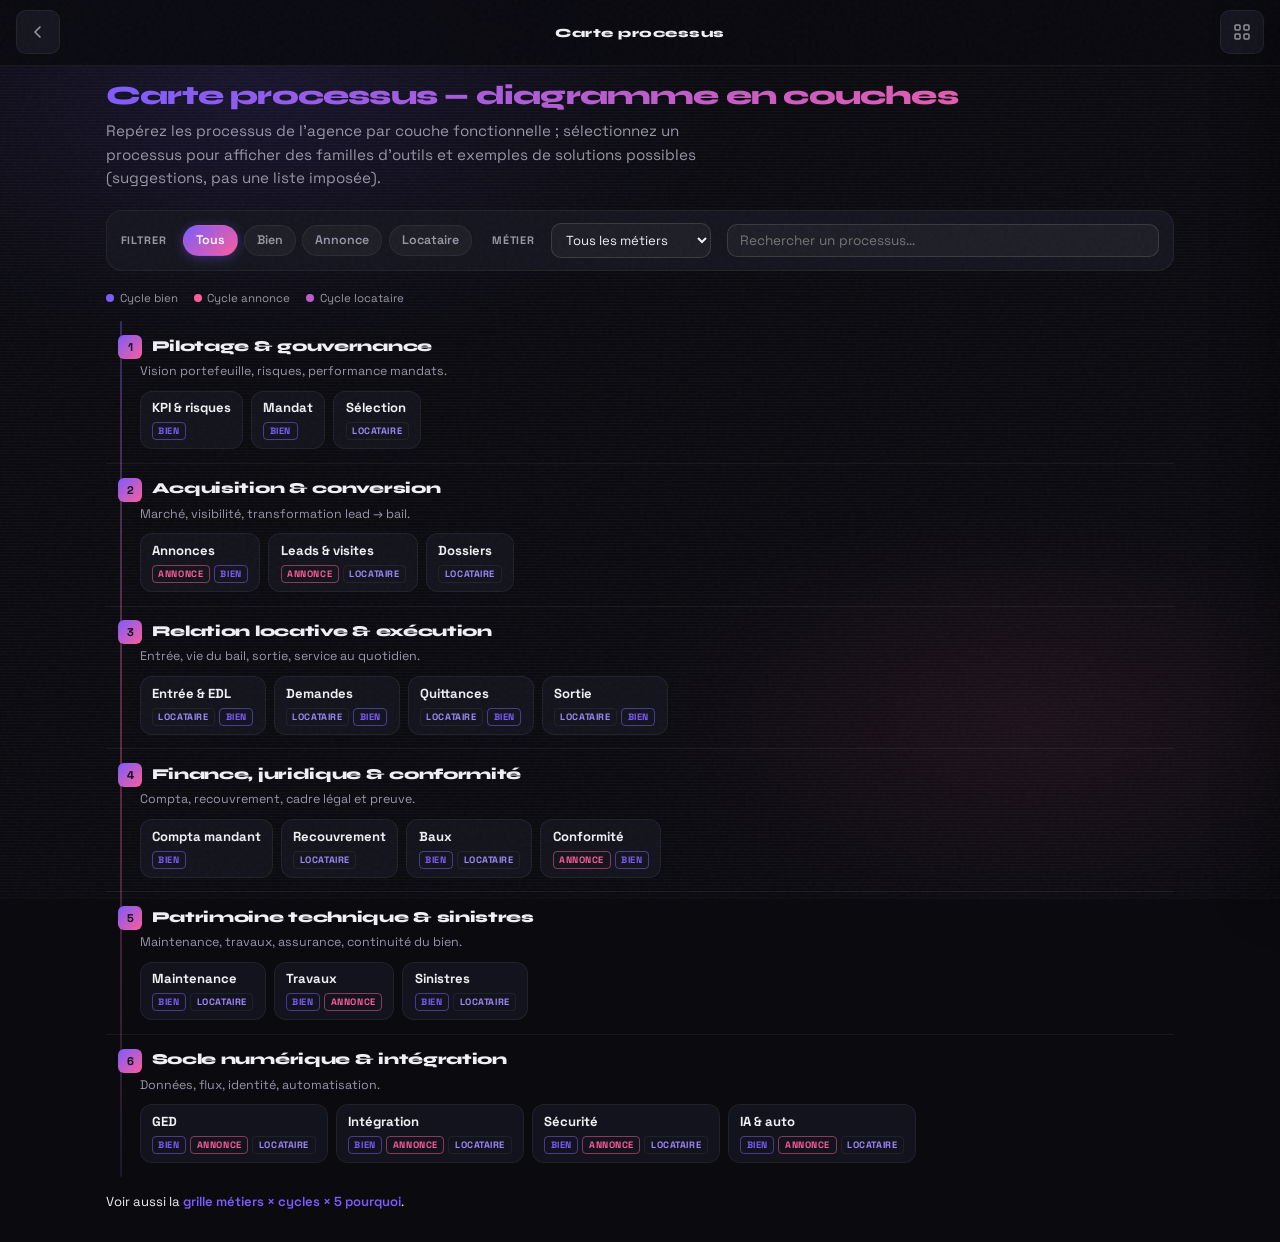
<file: carte-processus.html>
<!DOCTYPE html>
<html lang="fr" data-theme="neon">
<head>
  <meta charset="UTF-8">
  <meta name="viewport" content="width=device-width, initial-scale=1.0">
  <title>Carte processus — diagramme en couches</title>
  <meta name="description" content="Carte interactive des processus d'agence par couche, avec suggestions d'outils.">
  <meta name="robots" content="noindex, nofollow">
  <link rel="preconnect" href="https://fonts.googleapis.com">
  <link rel="preconnect" href="https://fonts.gstatic.com" crossorigin>
  <link href="https://fonts.googleapis.com/css2?family=Space+Grotesk:wght@400;600;700&family=Syne:wght@700;800&display=swap" rel="stylesheet">
  <link rel="stylesheet" href="themes.css">
  <style>
    * { margin: 0; padding: 0; box-sizing: border-box; }

    body {
      font-family: var(--font-body);
      background: var(--bg-primary);
      color: var(--text-primary);
      min-height: 100vh;
      overflow-x: hidden;
    }

    .noise-overlay {
      position: fixed; inset: 0; pointer-events: none; z-index: 9999; opacity: 0.03;
      background-image: url("data:image/svg+xml,%3Csvg viewBox='0 0 256 256' xmlns='http://www.w3.org/2000/svg'%3E%3Cfilter id='n'%3E%3CfeTurbulence type='fractalNoise' baseFrequency='0.9' numOctaves='4' stitchTiles='stitch'/%3E%3C/filter%3E%3Crect width='100%25' height='100%25' filter='url(%23n)'/%3E%3C/svg%3E");
      background-repeat: repeat;
    }

    .bg-gradient {
      position: fixed; inset: 0; z-index: -1;
      background: var(--pattern-bg, none), var(--gradient-bg-1, none), var(--gradient-bg-2, none), var(--bg-primary);
    }

    .site-header {
      position: fixed;
      top: 0; left: 0; right: 0;
      z-index: 900;
      display: grid;
      grid-template-columns: 44px 1fr 44px;
      align-items: center;
      gap: 0.5rem;
      padding: 0.65rem 1rem;
      background: color-mix(in srgb, var(--bg-primary) 88%, transparent);
      border-bottom: 1px solid var(--card-border);
      backdrop-filter: blur(12px);
    }

    .header-nav-btn {
      display: flex;
      align-items: center;
      justify-content: center;
      width: 44px; height: 44px;
      background: var(--bg-card);
      border: 1px solid var(--card-border);
      border-radius: 10px;
      color: var(--text-secondary);
      text-decoration: none;
      transition: color var(--transition), border-color var(--transition);
    }
    .header-nav-btn:hover { color: var(--text-primary); border-color: var(--card-border-hover); }

    .header-brand {
      text-align: center;
      font-family: var(--font-heading);
      font-weight: 800;
      font-size: 0.78rem;
      letter-spacing: 0.04em;
      color: var(--text-primary);
      line-height: 1.25;
    }

    .page-wrap {
      max-width: min(1100px, 100%);
      margin: 0 auto;
      padding: calc(4.5rem + 0.5rem) 1rem 2rem;
    }

    .page-title {
      font-family: var(--font-heading);
      font-weight: 800;
      font-size: clamp(1.25rem, 3vw, 1.65rem);
      letter-spacing: -0.03em;
      margin-bottom: 0.5rem;
      background: linear-gradient(135deg, var(--accent), var(--accent-secondary));
      -webkit-background-clip: text;
      -webkit-text-fill-color: transparent;
      background-clip: text;
    }

    .page-sub {
      font-size: 0.95rem;
      line-height: 1.55;
      color: var(--text-secondary);
      max-width: 40rem;
      margin-bottom: 1.25rem;
    }

    .toolbar {
      display: flex;
      flex-wrap: wrap;
      align-items: center;
      gap: 0.65rem 1rem;
      margin-bottom: 1.25rem;
      padding: 0.75rem 0.85rem;
      background: var(--bg-card);
      border: 1px solid var(--card-border);
      border-radius: var(--radius);
    }

    .toolbar-label {
      font-size: 0.68rem;
      font-weight: 700;
      text-transform: uppercase;
      letter-spacing: 0.08em;
      color: var(--text-secondary);
    }

    .filter-cycles {
      display: flex;
      flex-wrap: wrap;
      gap: 0.4rem;
    }

    .filter-btn {
      font-family: var(--font-body);
      font-size: 0.78rem;
      font-weight: 600;
      padding: 0.4rem 0.75rem;
      border-radius: 999px;
      border: 1px solid var(--card-border);
      background: var(--input-bg);
      color: var(--text-secondary);
      cursor: pointer;
      transition: border-color 0.2s, color 0.2s, box-shadow 0.2s;
    }
    .filter-btn:hover { color: var(--text-primary); border-color: var(--card-border-hover); }
    .filter-btn.is-active {
      color: #fff;
      border-color: transparent;
      background: linear-gradient(135deg, var(--accent), var(--accent-secondary));
      box-shadow: 0 2px 12px var(--accent-glow);
    }

    .search-input {
      flex: 1 1 180px;
      min-width: 140px;
      padding: 0.45rem 0.75rem;
      border-radius: 10px;
      border: 1px solid var(--input-border);
      background: var(--input-bg);
      color: var(--text-primary);
      font-family: var(--font-body);
      font-size: 0.85rem;
    }
    .search-input:focus {
      outline: none;
      border-color: var(--accent);
      box-shadow: 0 0 0 3px var(--accent-glow);
    }

    .metier-select {
      padding: 0.45rem 0.65rem;
      border-radius: 10px;
      border: 1px solid var(--input-border);
      background: var(--input-bg);
      color: var(--text-primary);
      font-family: var(--font-body);
      font-size: 0.82rem;
      min-width: 10rem;
    }

    .legend-inline {
      display: flex;
      flex-wrap: wrap;
      gap: 0.75rem 1rem;
      font-size: 0.72rem;
      color: var(--text-secondary);
      margin-bottom: 1rem;
    }
    .legend-inline span {
      display: inline-flex;
      align-items: center;
      gap: 0.35rem;
    }
    .dot { width: 8px; height: 8px; border-radius: 50%; }
    .dot--bien { background: var(--accent); }
    .dot--annonce { background: var(--accent-secondary); }
    .dot--loc { background: color-mix(in srgb, var(--accent) 50%, var(--accent-secondary)); }

    .layer-stack {
      display: flex;
      flex-direction: column;
      gap: 0;
      position: relative;
    }

    .layer-stack::before {
      content: "";
      position: absolute;
      left: 0.85rem;
      top: 0;
      bottom: 0;
      width: 2px;
      background: linear-gradient(180deg, var(--accent), var(--accent-secondary), color-mix(in srgb, var(--accent) 40%, var(--card-border)));
      border-radius: 2px;
      opacity: 0.35;
      pointer-events: none;
    }

    .layer-band {
      position: relative;
      padding: 0.85rem 0 0.85rem 2.1rem;
      border-bottom: 1px solid var(--card-border);
    }
    .layer-band:last-child { border-bottom: none; }

    .layer-head {
      margin-bottom: 0.65rem;
    }

    .layer-num {
      display: inline-flex;
      align-items: center;
      justify-content: center;
      width: 1.5rem;
      height: 1.5rem;
      border-radius: 6px;
      font-size: 0.7rem;
      font-weight: 800;
      color: var(--bg-primary);
      background: linear-gradient(135deg, var(--accent), var(--accent-secondary));
      margin-left: -1.35rem;
      margin-right: 0.35rem;
      vertical-align: middle;
    }

    .layer-title {
      font-family: var(--font-heading);
      font-weight: 800;
      font-size: 0.95rem;
      letter-spacing: -0.02em;
      display: inline;
    }

    .layer-hint {
      font-size: 0.78rem;
      color: var(--text-secondary);
      margin-top: 0.25rem;
      line-height: 1.4;
    }

    .layer-nodes {
      display: flex;
      flex-wrap: wrap;
      gap: 0.5rem;
    }

    .process-chip {
      font-family: var(--font-body);
      text-align: left;
      cursor: pointer;
      border: 1px solid var(--card-border);
      border-radius: 12px;
      padding: 0.55rem 0.7rem 0.5rem;
      background: color-mix(in srgb, var(--bg-card) 92%, transparent);
      color: var(--text-primary);
      transition: transform 0.15s ease, border-color 0.2s, box-shadow 0.2s, opacity 0.2s;
      max-width: 100%;
    }
    .process-chip:hover { border-color: var(--accent); box-shadow: 0 4px 20px var(--accent-glow); transform: translateY(-1px); }
    .process-chip:focus-visible {
      outline: none;
      border-color: var(--accent);
      box-shadow: 0 0 0 3px var(--accent-glow);
    }
    .process-chip.is-dimmed {
      opacity: 0.28;
      pointer-events: none;
    }

    .process-chip__short {
      font-weight: 700;
      font-size: 0.82rem;
      line-height: 1.25;
      margin-bottom: 0.35rem;
    }

    .process-chip__cycles {
      display: flex;
      flex-wrap: wrap;
      gap: 0.25rem;
    }

    .cycle-chip {
      font-size: 0.58rem;
      font-weight: 700;
      text-transform: uppercase;
      letter-spacing: 0.06em;
      padding: 0.12rem 0.35rem;
      border-radius: 4px;
      border: 1px solid var(--card-border);
    }
    .cycle-chip--bien { color: var(--accent); border-color: color-mix(in srgb, var(--accent) 45%, var(--card-border)); }
    .cycle-chip--annonce { color: var(--accent-secondary); border-color: color-mix(in srgb, var(--accent-secondary) 45%, var(--card-border)); }
    .cycle-chip--locataire { color: color-mix(in srgb, var(--accent) 70%, var(--text-primary)); }

    .panel-backdrop {
      position: fixed;
      inset: 0;
      z-index: 950;
      background: var(--overlay-bg);
      opacity: 0;
      pointer-events: none;
      transition: opacity 0.25s ease;
    }
    .panel-backdrop.is-open { opacity: 1; pointer-events: auto; }

    .detail-panel {
      position: fixed;
      top: 0;
      right: 0;
      z-index: 960;
      width: min(28rem, 100%);
      height: 100vh;
      height: 100dvh;
      background: var(--bg-card);
      border-left: 1px solid var(--card-border);
      box-shadow: -16px 0 48px rgba(0, 0, 0, 0.25);
      transform: translateX(100%);
      transition: transform 0.32s cubic-bezier(0.4, 0, 0.2, 1);
      overflow-y: auto;
      display: flex;
      flex-direction: column;
    }
    .detail-panel.is-open { transform: translateX(0); }

    .detail-panel__head {
      position: sticky;
      top: 0;
      z-index: 1;
      padding: 1rem 1.1rem;
      background: color-mix(in srgb, var(--bg-card) 92%, transparent);
      backdrop-filter: blur(10px);
      border-bottom: 1px solid var(--card-border);
      display: flex;
      align-items: flex-start;
      justify-content: space-between;
      gap: 0.75rem;
    }

    .detail-panel__close {
      flex-shrink: 0;
      width: 40px;
      height: 40px;
      border: 1px solid var(--card-border);
      border-radius: 10px;
      background: var(--input-bg);
      color: var(--text-secondary);
      font-size: 1.4rem;
      line-height: 1;
      cursor: pointer;
    }
    .detail-panel__close:hover { color: var(--text-primary); border-color: var(--card-border-hover); }

    .detail-panel__title {
      font-family: var(--font-heading);
      font-weight: 800;
      font-size: 1.05rem;
      line-height: 1.3;
    }

    .detail-panel__layer {
      font-size: 0.72rem;
      font-weight: 700;
      text-transform: uppercase;
      letter-spacing: 0.08em;
      color: var(--accent);
      margin-top: 0.35rem;
    }

    .detail-panel__body {
      padding: 1rem 1.1rem 2rem;
      flex: 1;
    }

    .detail-desc {
      font-size: 0.88rem;
      line-height: 1.55;
      color: var(--text-secondary);
      margin-bottom: 1.25rem;
    }

    .tool-block {
      margin-bottom: 1.1rem;
    }
    .tool-block__cat {
      font-size: 0.68rem;
      font-weight: 700;
      text-transform: uppercase;
      letter-spacing: 0.07em;
      color: var(--text-primary);
      margin-bottom: 0.4rem;
      padding-bottom: 0.25rem;
      border-bottom: 1px solid var(--card-border);
    }
    .tool-block ul {
      list-style: none;
      margin: 0;
      padding: 0;
    }
    .tool-block li {
      font-size: 0.82rem;
      line-height: 1.45;
      color: var(--text-secondary);
      padding: 0.3rem 0 0.3rem 0.85rem;
      position: relative;
    }
    .tool-block li::before {
      content: "";
      position: absolute;
      left: 0;
      top: 0.65em;
      width: 5px;
      height: 5px;
      border-radius: 50%;
      background: var(--accent-secondary);
    }

    .empty-state {
      text-align: center;
      padding: 2rem 1rem;
      color: var(--text-secondary);
      font-size: 0.9rem;
    }

    .load-err {
      color: var(--fail);
      padding: 2rem;
      text-align: center;
    }

    .link-row {
      margin-top: 1rem;
      font-size: 0.82rem;
    }
    .link-row a {
      color: var(--accent);
      text-decoration: none;
      font-weight: 600;
    }
    .link-row a:hover { text-decoration: underline; }
  </style>
</head>
<body>
  <div class="noise-overlay"></div>
  <div class="bg-gradient"></div>

  <header class="site-header">
    <a href="index.html" class="header-nav-btn" aria-label="Retour" title="Retour">
      <svg width="18" height="18" viewBox="0 0 18 18" fill="none" stroke="currentColor" stroke-width="1.6" stroke-linecap="round" stroke-linejoin="round">
        <path d="M11 14L6 9l5-5"/>
      </svg>
    </a>
    <span class="header-brand">Carte processus</span>
    <a href="grille-metiers.html" class="header-nav-btn" aria-label="Grille 5 pourquoi" title="Grille métiers">
      <svg width="18" height="18" viewBox="0 0 18 18" fill="none" stroke="currentColor" stroke-width="1.5">
        <rect x="2" y="2" width="5" height="5" rx="1"/>
        <rect x="11" y="2" width="5" height="5" rx="1"/>
        <rect x="2" y="11" width="5" height="5" rx="1"/>
        <rect x="11" y="11" width="5" height="5" rx="1"/>
      </svg>
    </a>
  </header>

  <div class="page-wrap">
    <p class="load-err" id="loadErr" hidden>Impossible de charger <code>carte-processus-data.json</code>.</p>
    <div id="app" hidden>
      <h1 class="page-title" id="pageTitle"></h1>
      <p class="page-sub" id="pageSub"></p>

      <div class="toolbar" role="search">
        <span class="toolbar-label">Filtrer</span>
        <div class="filter-cycles" id="filterCycles" role="group" aria-label="Filtrer par cycle de vie"></div>
        <label class="toolbar-label" for="metierSel" style="margin-left:0.25rem">Métier</label>
        <select class="metier-select" id="metierSel" aria-label="Filtrer par métier">
          <option value="">Tous les métiers</option>
        </select>
        <input type="search" class="search-input" id="searchInput" placeholder="Rechercher un processus…" autocomplete="off" aria-label="Rechercher">
      </div>

      <div class="legend-inline" id="legendInline"></div>
      <div class="layer-stack" id="layerStack"></div>
      <p class="link-row">Voir aussi la <a href="grille-metiers.html">grille métiers × cycles × 5 pourquoi</a>.</p>
    </div>
  </div>

  <div class="panel-backdrop" id="panelBackdrop" aria-hidden="true"></div>
  <aside class="detail-panel" id="detailPanel" aria-hidden="true" aria-labelledby="panelTitle">
    <div class="detail-panel__head">
      <div>
        <p class="detail-panel__layer" id="panelLayer"></p>
        <h2 class="detail-panel__title" id="panelTitle"></h2>
      </div>
      <button type="button" class="detail-panel__close" id="panelClose" aria-label="Fermer">&times;</button>
    </div>
    <div class="detail-panel__body" id="panelBody"></div>
  </aside>

  <script>
    const VALID_THEMES = new Set([
      "neon", "minimal", "vintage", "brutalist", "encre", "halftone", "bifleur", "gres",
      "ligne-claire", "riso", "metal", "op-art", "deco", "chlorophylle", "pixel", "voxel"
    ]);
    let savedTheme = localStorage.getItem("theme");
    if (savedTheme && VALID_THEMES.has(savedTheme)) {
      document.documentElement.setAttribute("data-theme", savedTheme);
    }

    const CYCLE_KEYS = ["bien", "annonce", "locataire"];
    const CYCLE_LABELS = { bien: "Bien", annonce: "Annonce", locataire: "Locataire" };

    let rawData = null;
    let activeCycle = "all";
    let activeMetier = "";
    let searchQuery = "";

    function escapeHtml(s) {
      const d = document.createElement("div");
      d.textContent = s;
      return d.innerHTML;
    }

    function normalize(s) {
      return String(s || "")
        .normalize("NFD")
        .replace(/[\u0300-\u036f]/g, "")
        .toLowerCase();
    }

    function processMatchesFilters(p) {
      const cycles = p.cycles || [];
      if (activeCycle !== "all" && !cycles.includes(activeCycle)) return false;
      if (activeMetier && !(p.metiers || []).includes(activeMetier)) return false;
      if (searchQuery.trim()) {
        const q = normalize(searchQuery);
        const blob = normalize([p.label, p.short, p.description, ...(p.metiers || [])].join(" "));
        if (!blob.includes(q)) return false;
      }
      return true;
    }

    function renderCycleChips(cycles) {
      return (cycles || [])
        .map((c) => {
          const cls =
            c === "bien" ? "cycle-chip--bien" : c === "annonce" ? "cycle-chip--annonce" : "cycle-chip--locataire";
          return `<span class="cycle-chip ${cls}">${escapeHtml(CYCLE_LABELS[c] || c)}</span>`;
        })
        .join("");
    }

    function openPanel(process) {
      const panel = document.getElementById("detailPanel");
      const backdrop = document.getElementById("panelBackdrop");
      const layers = rawData.layers || [];
      const layer = layers.find((l) => l.id === process.layerId);
      document.getElementById("panelLayer").textContent = layer ? layer.label : "";
      document.getElementById("panelTitle").textContent = process.label || "";
      const toolsHtml = (process.tools || [])
        .map((tb) => {
          const items = (tb.items || []).map((it) => `<li>${escapeHtml(it)}</li>`).join("");
          return `
            <div class="tool-block">
              <p class="tool-block__cat">${escapeHtml(tb.category || "")}</p>
              <ul>${items}</ul>
            </div>
          `;
        })
        .join("");
      document.getElementById("panelBody").innerHTML = `
        <p class="detail-desc">${escapeHtml(process.description || "")}</p>
        <p class="tool-block__cat" style="margin-bottom:0.65rem">Suggestions d'outils (familles)</p>
        ${toolsHtml}
      `;
      panel.classList.add("is-open");
      backdrop.classList.add("is-open");
      panel.setAttribute("aria-hidden", "false");
      backdrop.setAttribute("aria-hidden", "false");
      document.body.style.overflow = "hidden";
    }

    function closePanel() {
      document.getElementById("detailPanel").classList.remove("is-open");
      document.getElementById("panelBackdrop").classList.remove("is-open");
      document.getElementById("detailPanel").setAttribute("aria-hidden", "true");
      document.getElementById("panelBackdrop").setAttribute("aria-hidden", "true");
      document.body.style.overflow = "";
    }

    function render() {
      const meta = rawData.meta || {};
      document.getElementById("pageTitle").textContent = meta.title || "Carte processus";
      document.getElementById("pageSub").textContent = meta.subtitle || "";

      const legend = document.getElementById("legendInline");
      legend.innerHTML = `
        <span><span class="dot dot--bien" aria-hidden="true"></span> ${escapeHtml((meta.legendCycles && meta.legendCycles.bien) || "Bien")}</span>
        <span><span class="dot dot--annonce" aria-hidden="true"></span> ${escapeHtml((meta.legendCycles && meta.legendCycles.annonce) || "Annonce")}</span>
        <span><span class="dot dot--loc" aria-hidden="true"></span> ${escapeHtml((meta.legendCycles && meta.legendCycles.locataire) || "Locataire")}</span>
      `;

      const filterEl = document.getElementById("filterCycles");
      filterEl.innerHTML = `
        <button type="button" class="filter-btn is-active" data-cycle="all">Tous</button>
        ${CYCLE_KEYS.map(
          (k) =>
            `<button type="button" class="filter-btn" data-cycle="${k}">${escapeHtml(CYCLE_LABELS[k])}</button>`
        ).join("")}
      `;
      filterEl.querySelectorAll(".filter-btn").forEach((btn) => {
        btn.addEventListener("click", () => {
          activeCycle = btn.getAttribute("data-cycle") || "all";
          filterEl.querySelectorAll(".filter-btn").forEach((b) => b.classList.toggle("is-active", b === btn));
          renderLayers();
        });
      });

      const metierSet = new Set();
      (rawData.processes || []).forEach((p) => (p.metiers || []).forEach((m) => metierSet.add(m)));
      const metierSel = document.getElementById("metierSel");
      const labels = {
        direction: "Direction",
        gestionnaire: "Gestionnaire",
        commercial: "Commercialisation",
        compta: "Comptabilité",
        juridique: "Juridique",
        technique: "Technique",
      };
      metierSel.innerHTML =
        `<option value="">Tous les métiers</option>` +
        Array.from(metierSet)
          .sort()
          .map((m) => `<option value="${escapeHtml(m)}">${escapeHtml(labels[m] || m)}</option>`)
          .join("");
      metierSel.value = activeMetier;
      metierSel.onchange = () => {
        activeMetier = metierSel.value;
        renderLayers();
      };

      document.getElementById("searchInput").oninput = (e) => {
        searchQuery = e.target.value;
        renderLayers();
      };

      renderLayers();
    }

    function renderLayers() {
      const layers = [...(rawData.layers || [])].sort((a, b) => (a.order || 0) - (b.order || 0));
      const processes = rawData.processes || [];
      const filtersActive = activeCycle !== "all" || Boolean(activeMetier) || Boolean(searchQuery.trim());

      let anyMatch = false;
      processes.forEach((p) => {
        if (processMatchesFilters(p)) anyMatch = true;
      });

      const stack = document.getElementById("layerStack");
      if (filtersActive && !anyMatch) {
        stack.innerHTML = `<p class="empty-state" role="status">Aucun processus ne correspond aux filtres. Réinitialisez le cycle, le métier ou la recherche.</p>`;
        return;
      }

      stack.innerHTML = layers
        .map((layer, idx) => {
          const layerProcesses = processes.filter((p) => p.layerId === layer.id);
          const chips = layerProcesses
            .map((p) => {
              const match = processMatchesFilters(p);
              const dim = filtersActive && !match;
              const cls = dim ? "process-chip is-dimmed" : "process-chip";
              return `
                <button type="button" class="${cls}" data-id="${escapeHtml(p.id)}">
                  <div class="process-chip__short">${escapeHtml(p.short || p.label)}</div>
                  <div class="process-chip__cycles">${renderCycleChips(p.cycles)}</div>
                </button>
              `;
            })
            .join("");

          return `
            <section class="layer-band" aria-labelledby="layer-h-${layer.id}">
              <div class="layer-head">
                <span class="layer-num" aria-hidden="true">${idx + 1}</span>
                <h2 class="layer-title" id="layer-h-${layer.id}">${escapeHtml(layer.label)}</h2>
                <p class="layer-hint">${escapeHtml(layer.hint || "")}</p>
              </div>
              <div class="layer-nodes">${chips}</div>
            </section>
          `;
        })
        .join("");

      stack.querySelectorAll(".process-chip").forEach((btn) => {
        btn.addEventListener("click", () => {
          const id = btn.getAttribute("data-id");
          const proc = processes.find((x) => x.id === id);
          if (proc) openPanel(proc);
        });
      });
    }

    document.getElementById("panelClose").addEventListener("click", closePanel);
    document.getElementById("panelBackdrop").addEventListener("click", closePanel);
    document.addEventListener("keydown", (e) => {
      if (e.key === "Escape") closePanel();
    });

    fetch("carte-processus-data.json")
      .then((r) => {
        if (!r.ok) throw new Error(String(r.status));
        return r.json();
      })
      .then((data) => {
        rawData = data;
        document.getElementById("app").hidden = false;
        render();
      })
      .catch(() => {
        document.getElementById("loadErr").hidden = false;
      });
  </script>
</body>
</html>
</file>
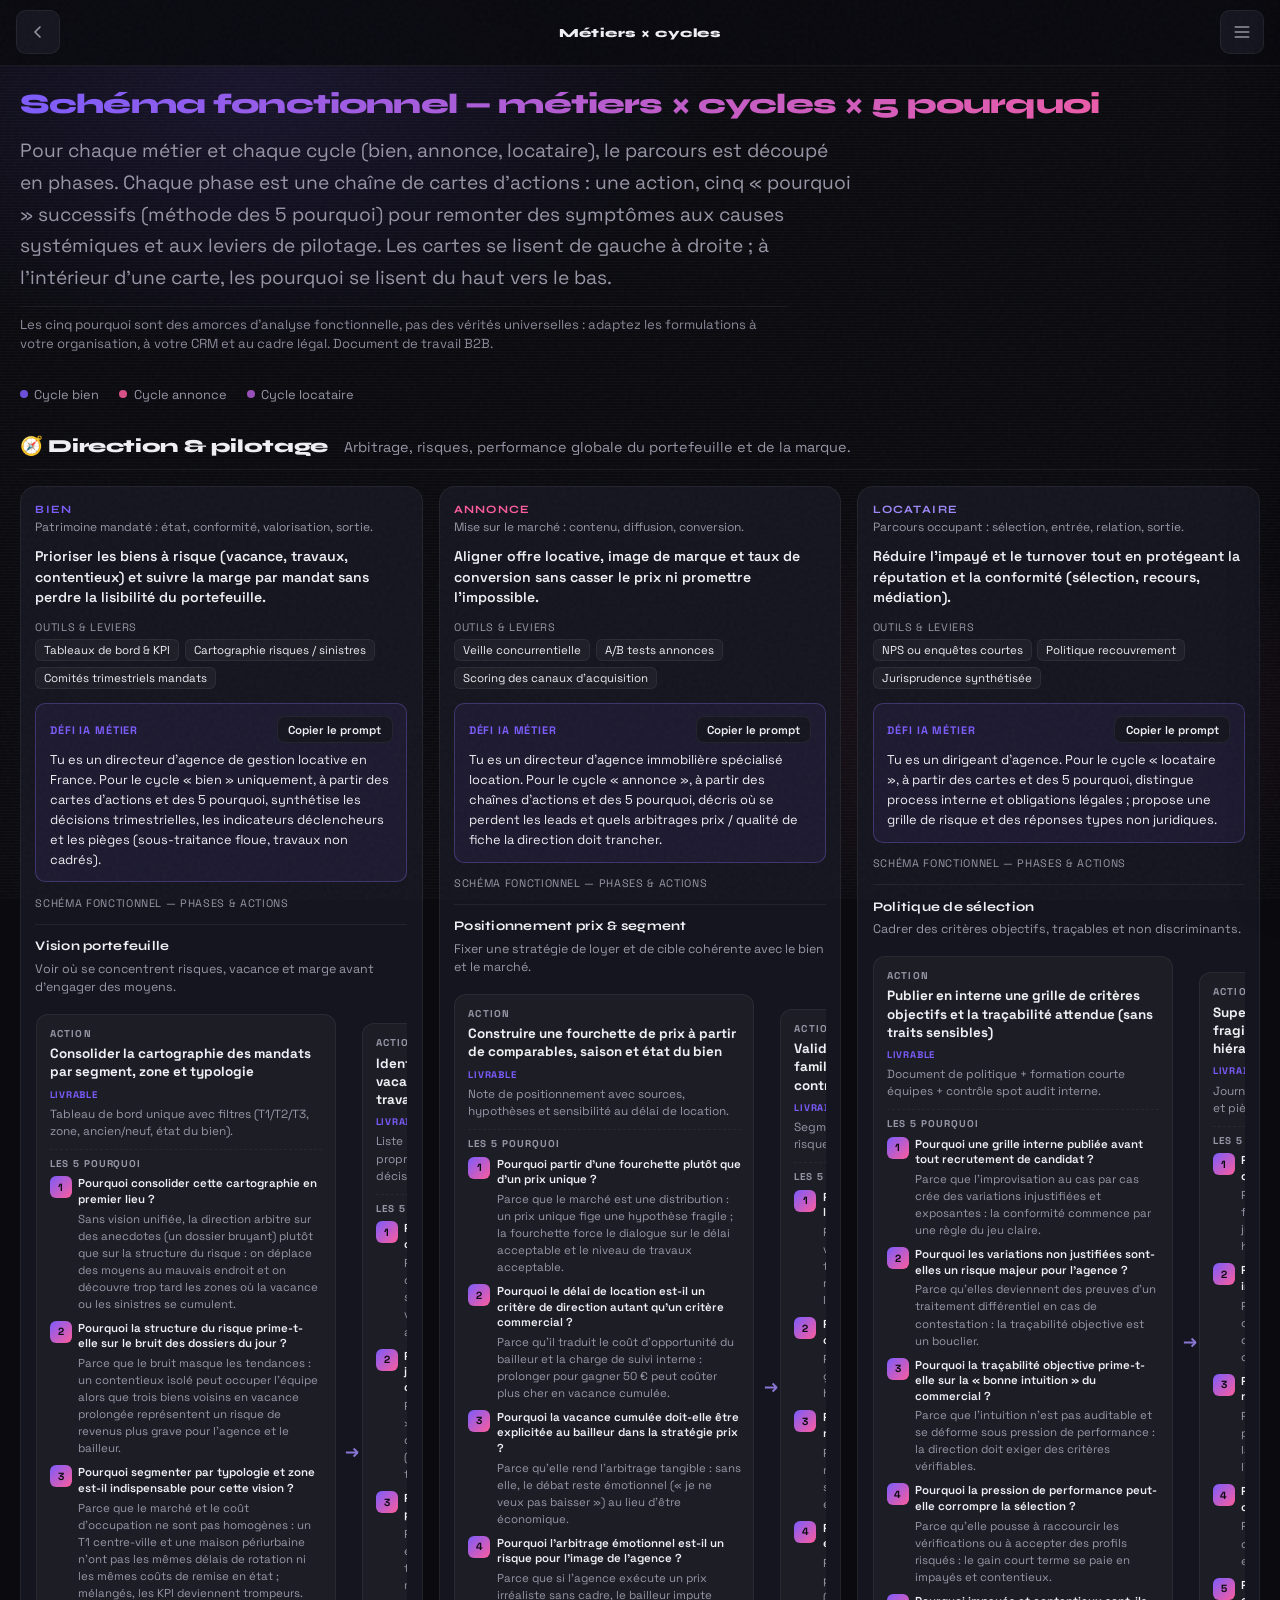
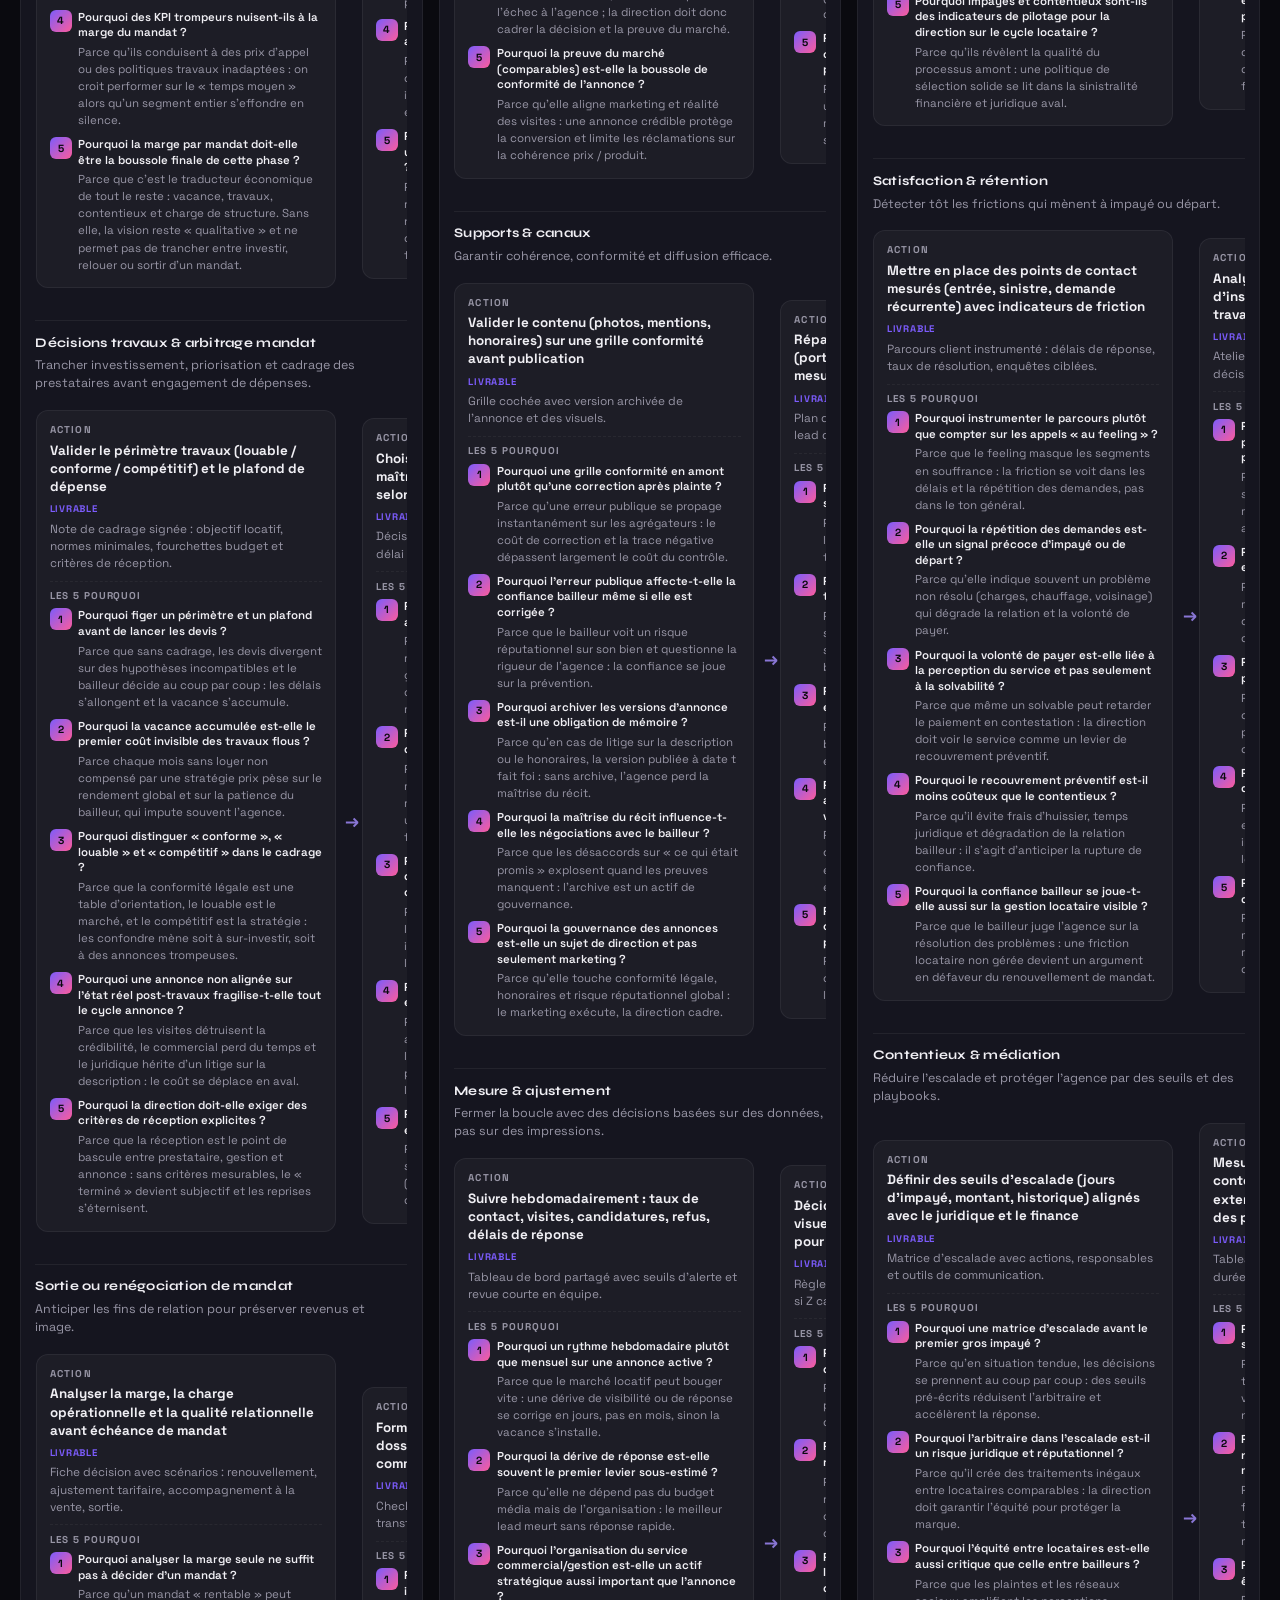
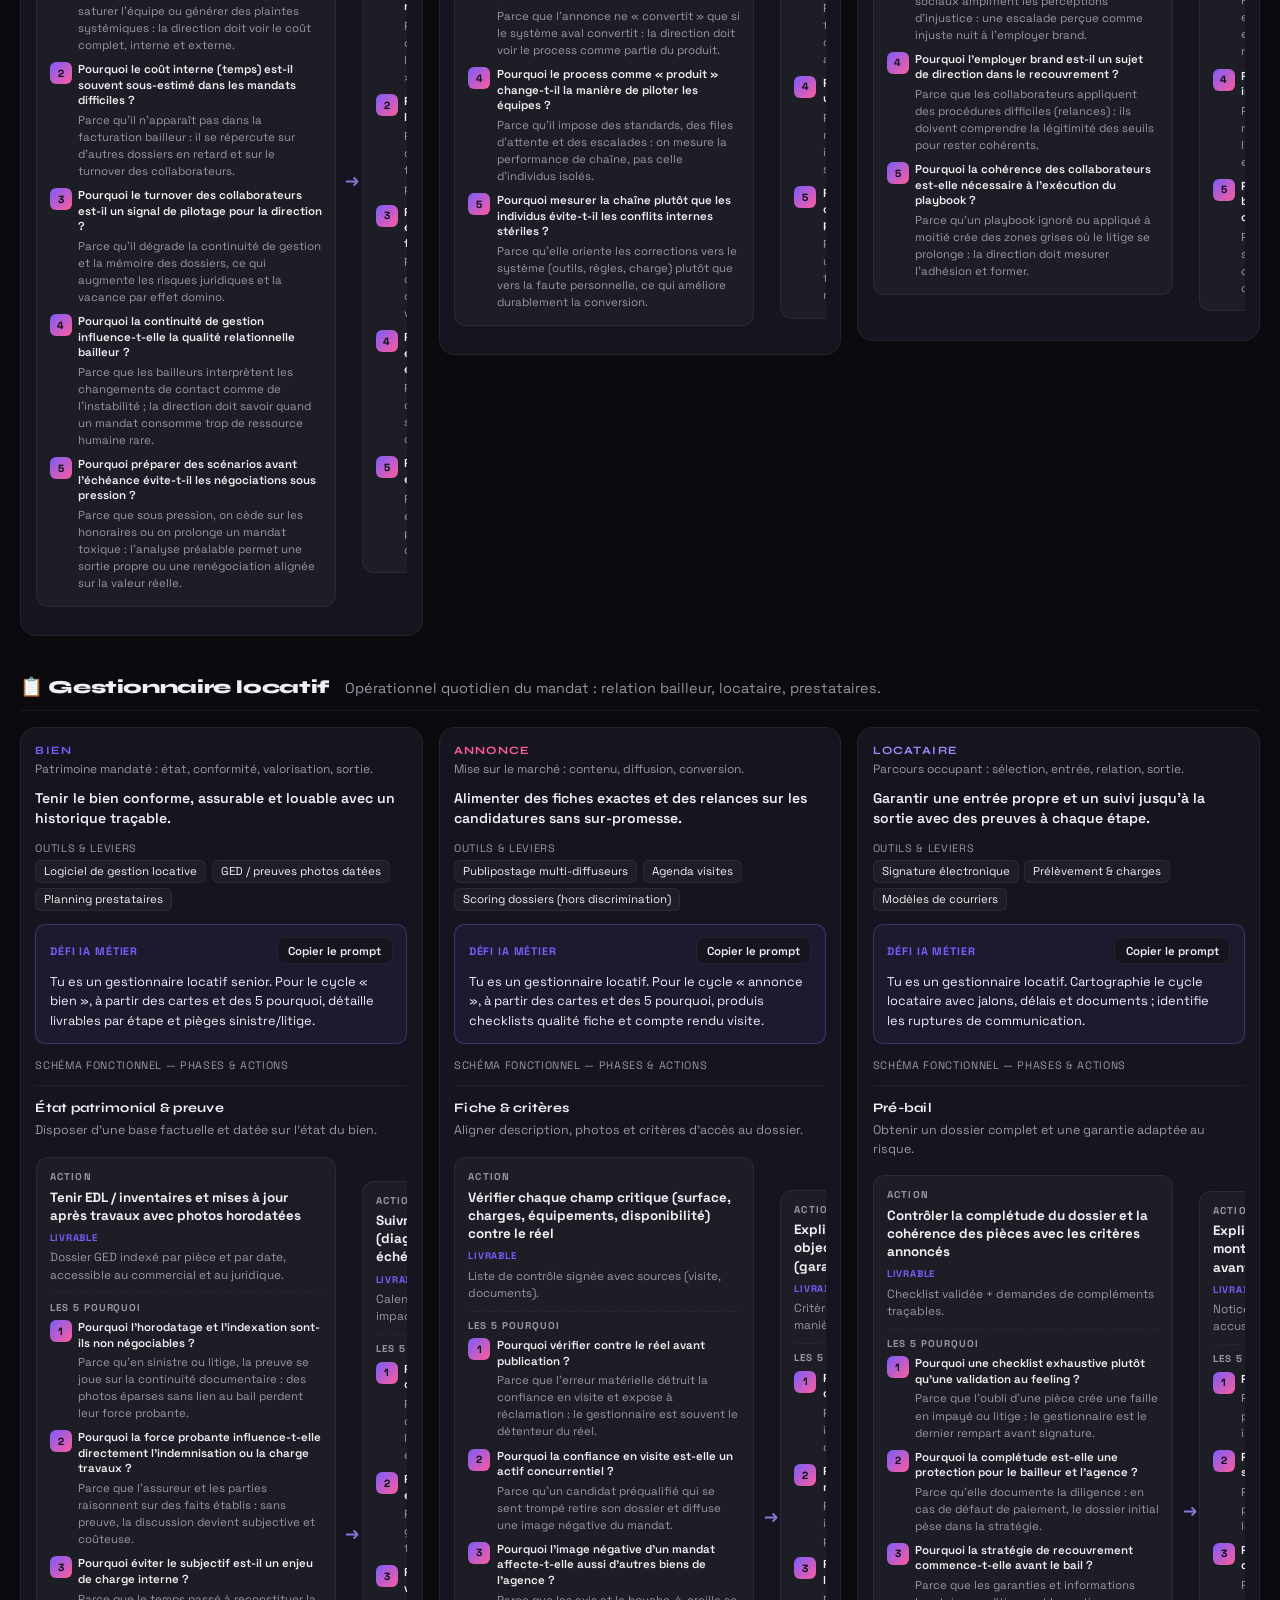
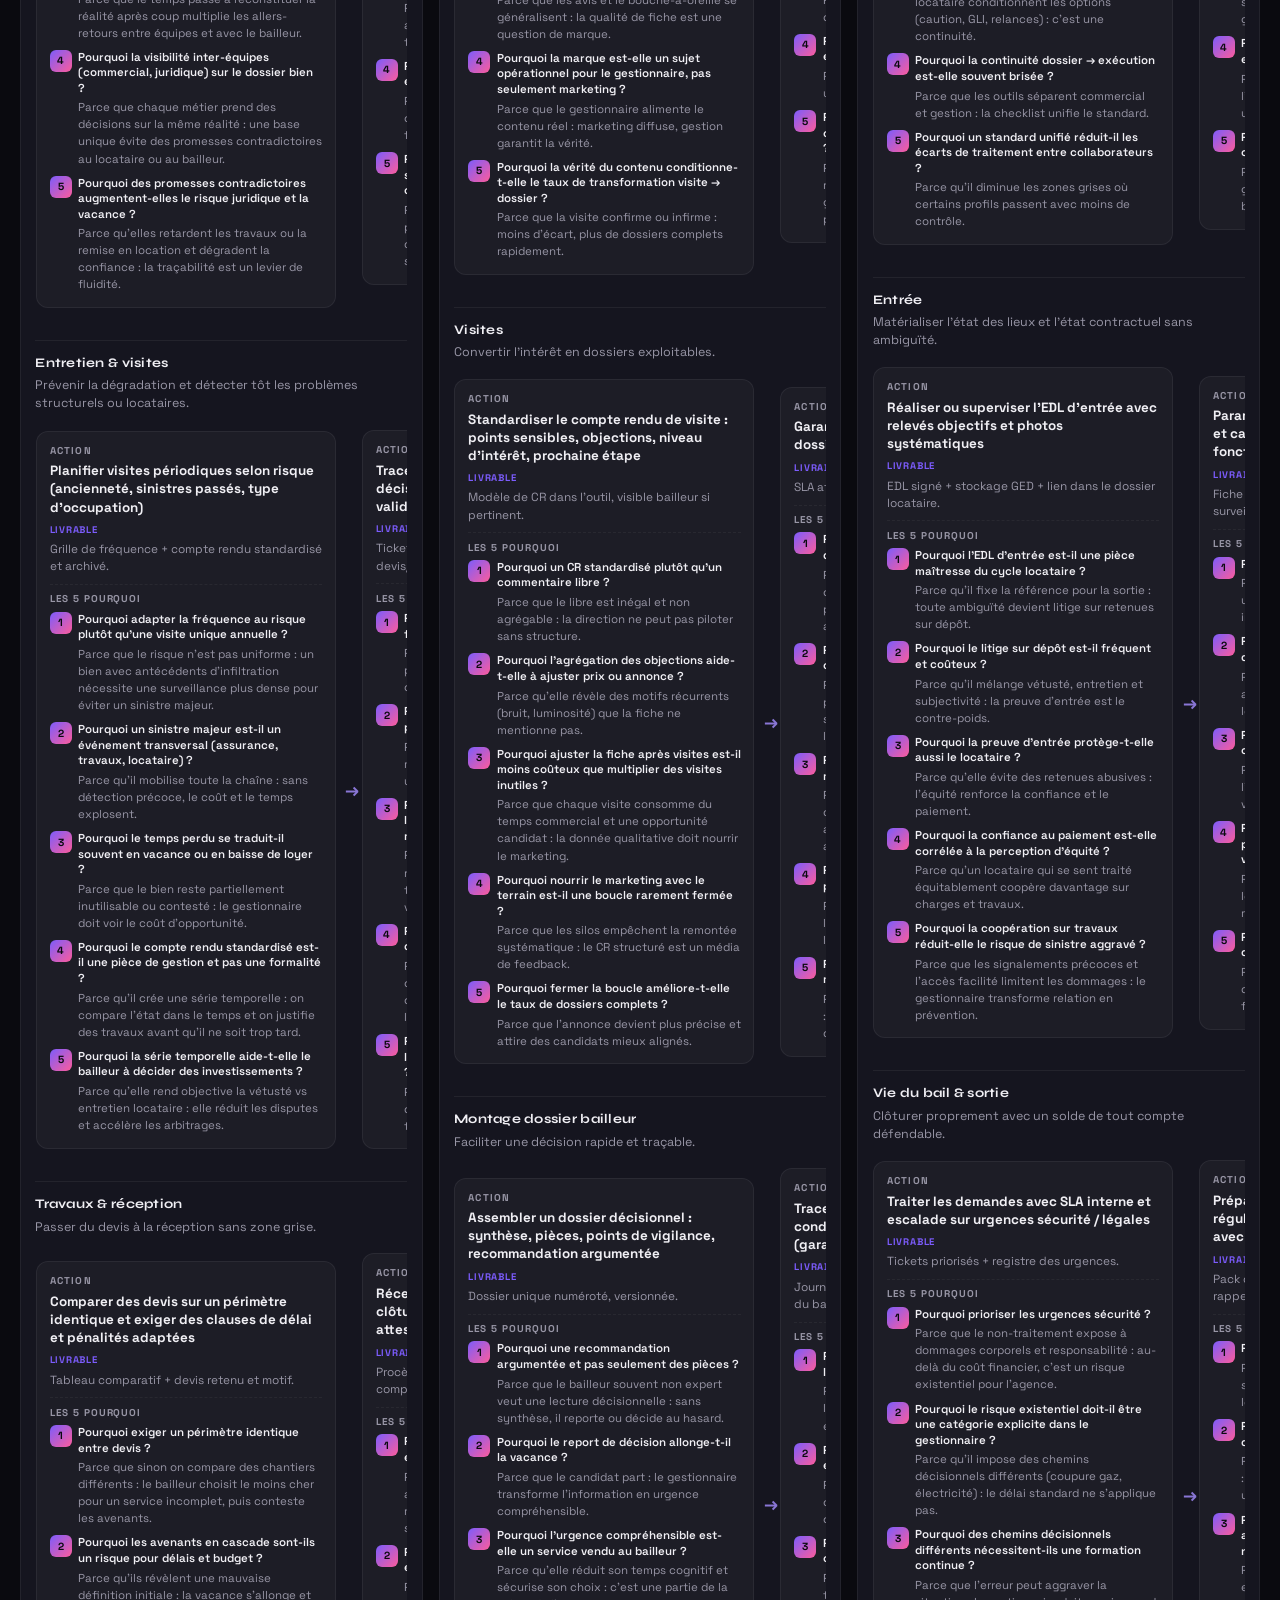
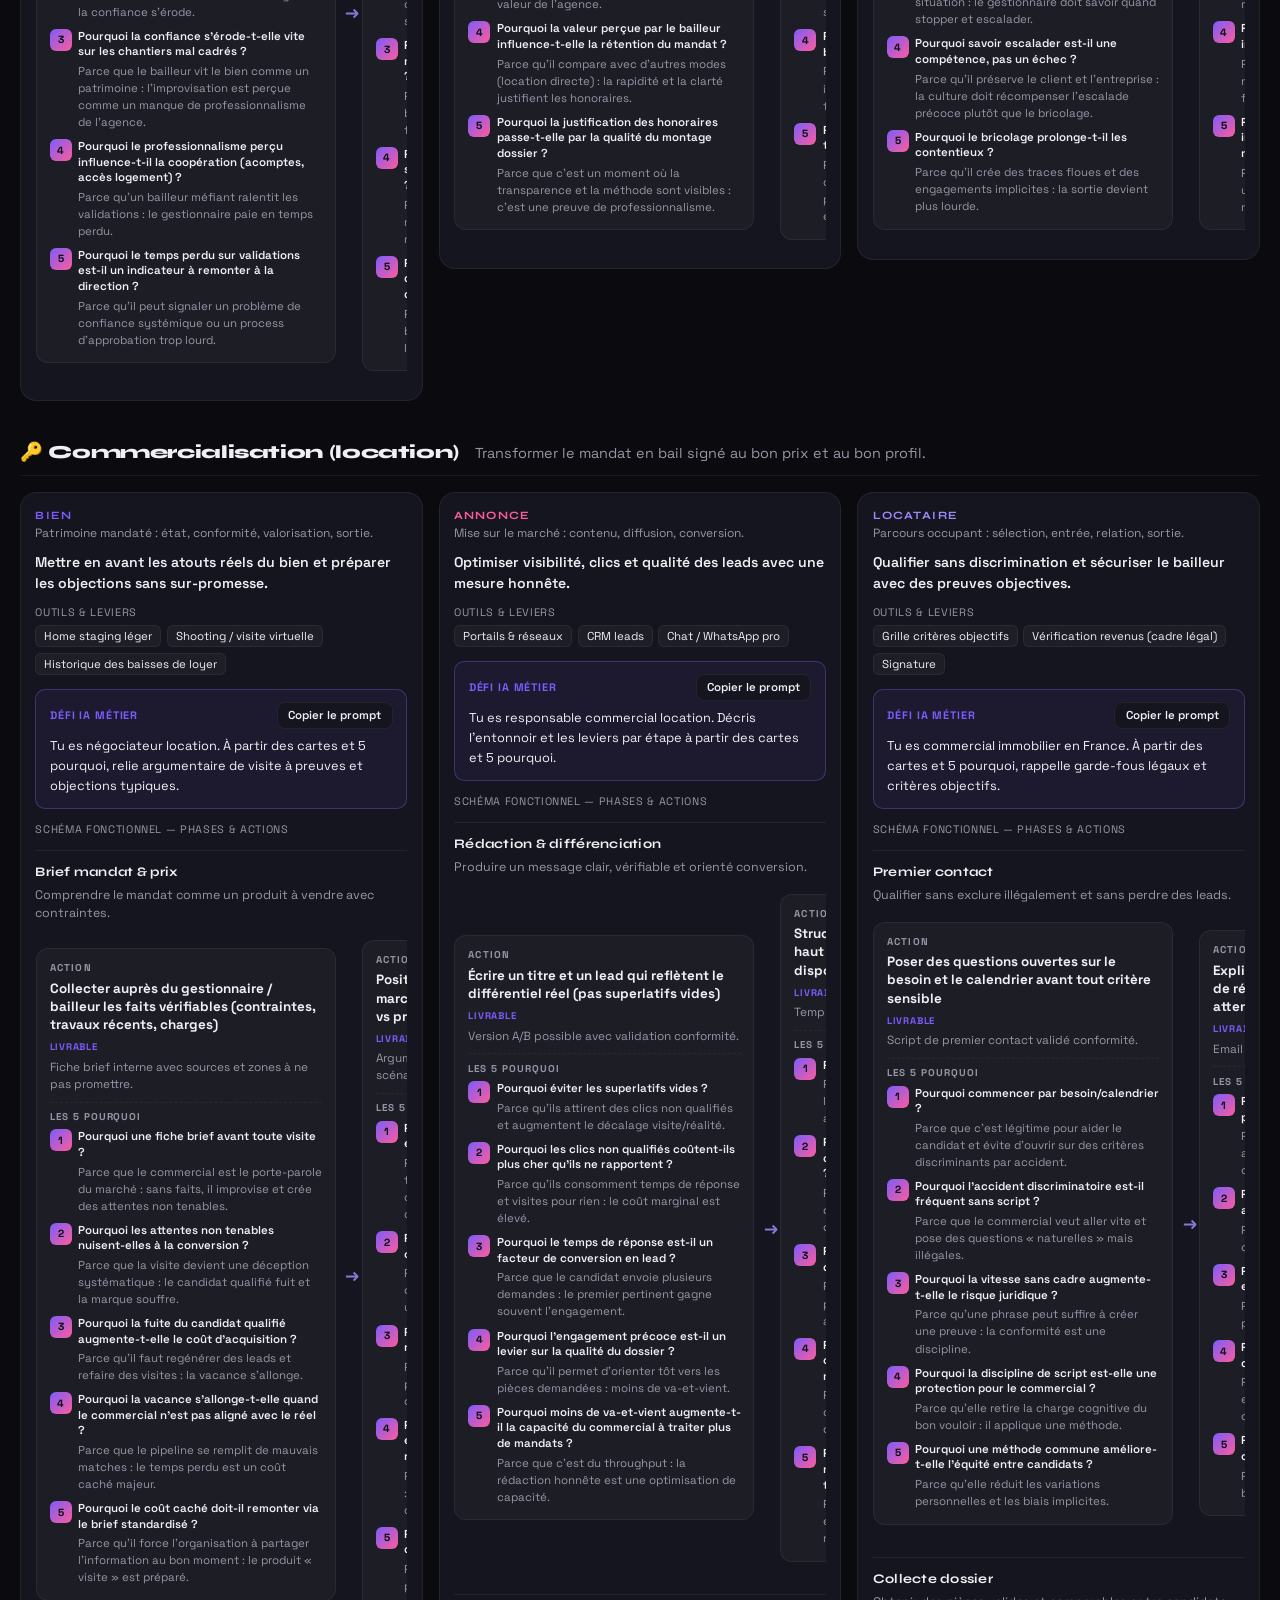
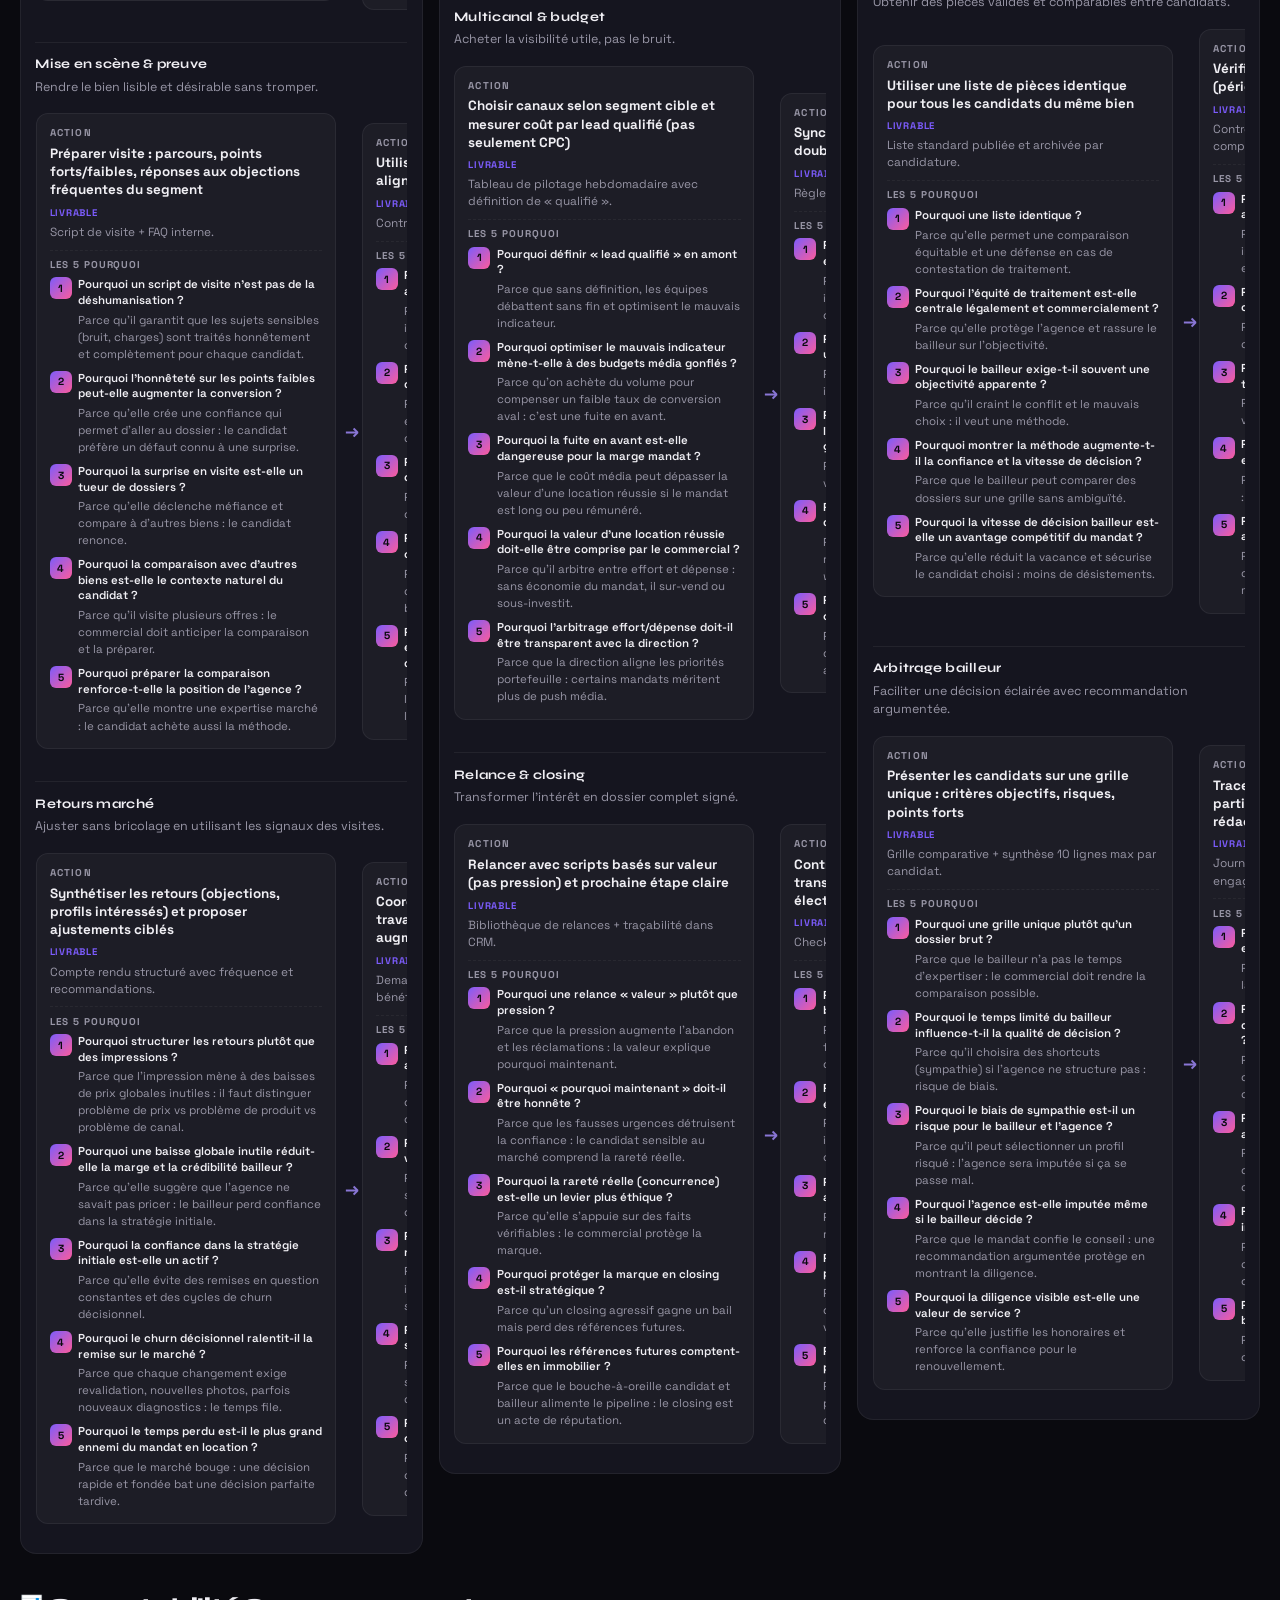
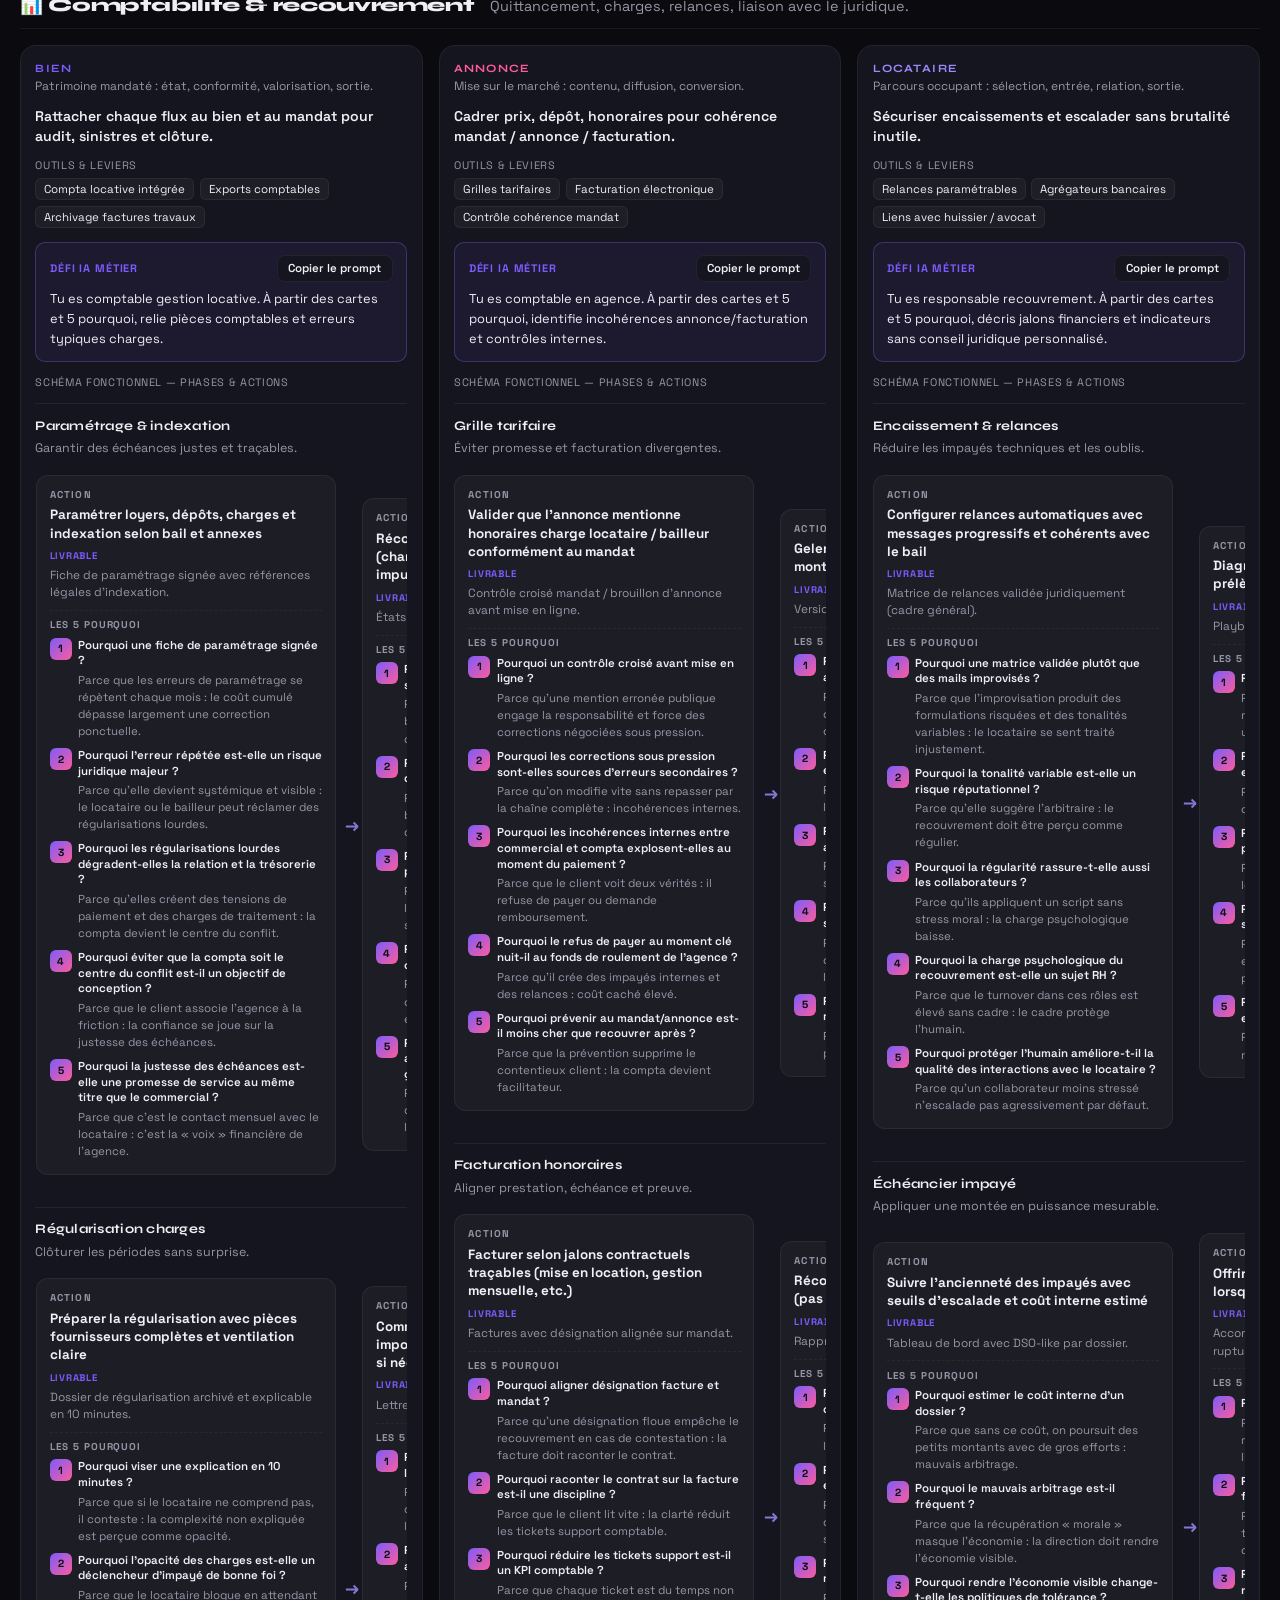
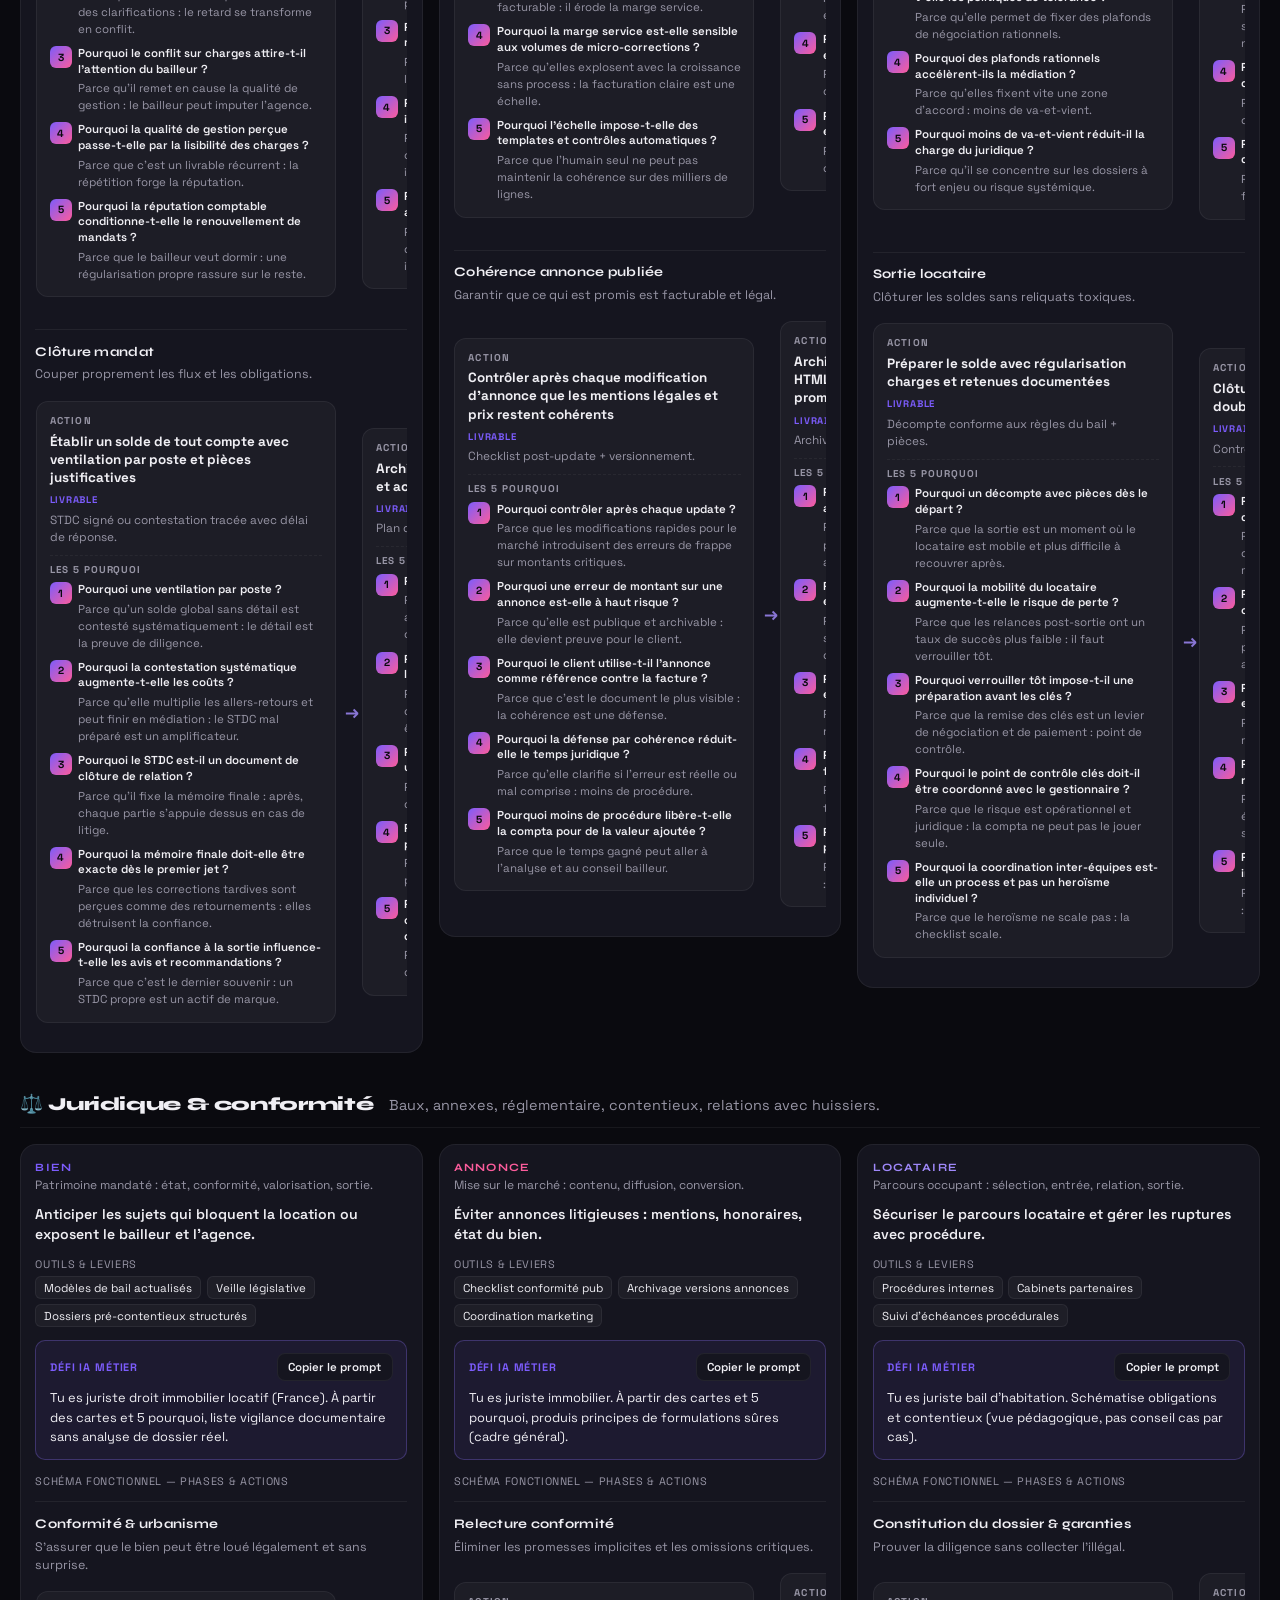
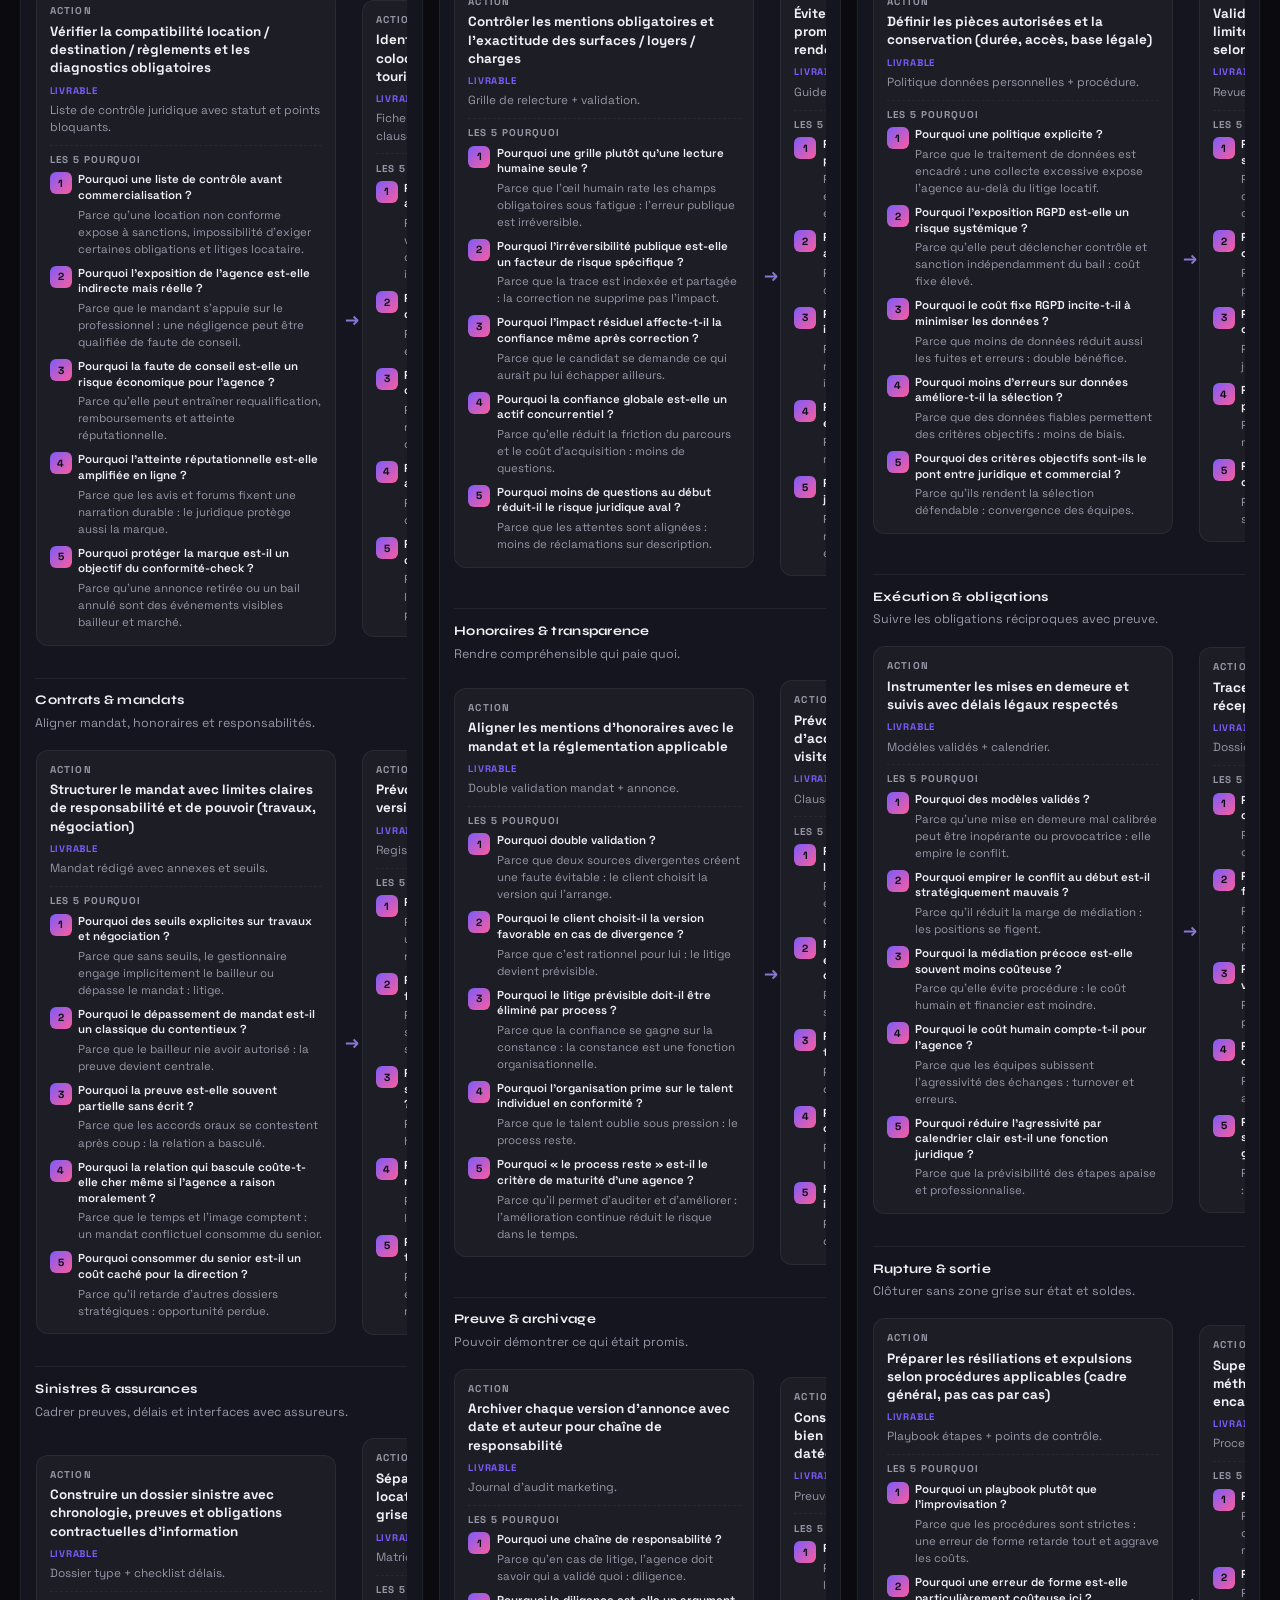
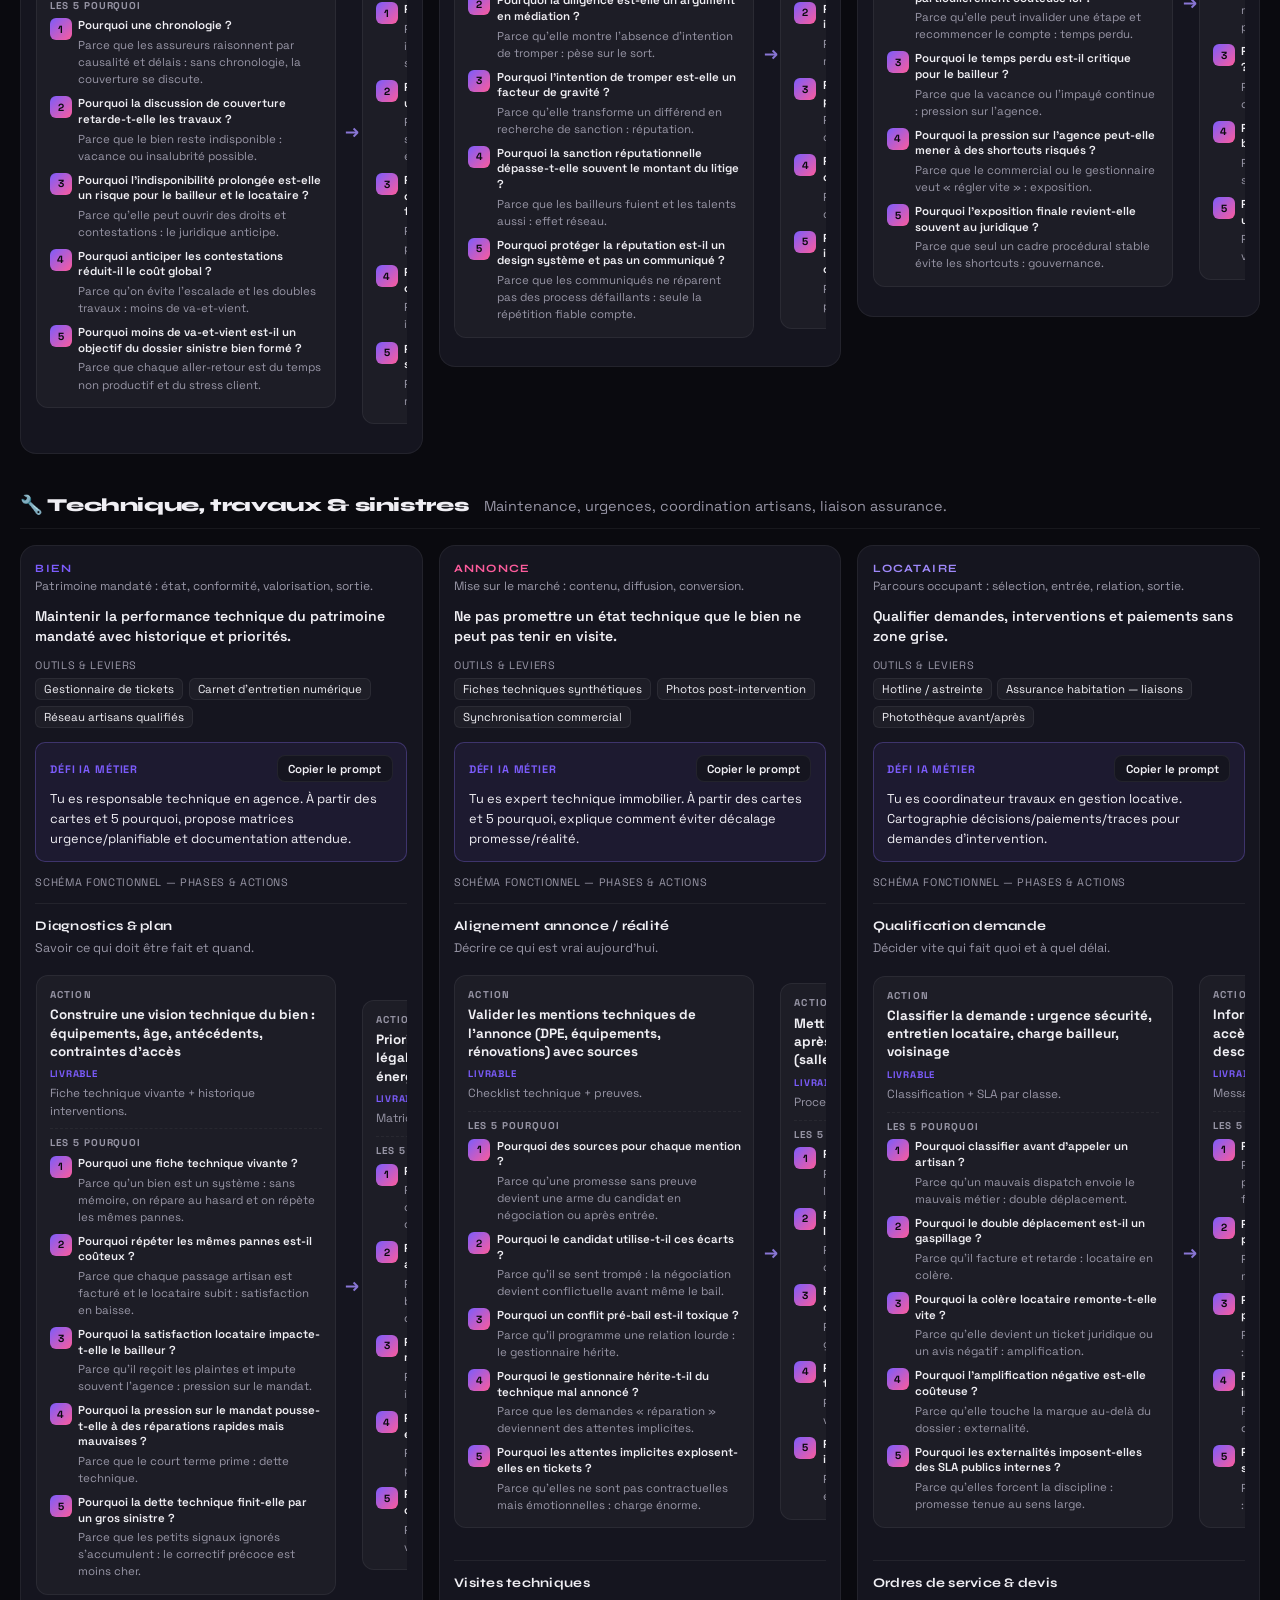
<file: grille-metiers.html>
<!DOCTYPE html>
<html lang="fr" data-theme="neon">
<head>
  <meta charset="UTF-8">
  <meta name="viewport" content="width=device-width, initial-scale=1.0">
  <title>Schéma fonctionnel — métiers × cycles × 5 pourquoi</title>
  <meta name="description" content="Schéma fonctionnel détaillé : métiers, cycles bien / annonce / locataire, chaînes de cartes d'actions et 5 pourquoi.">
  <meta name="robots" content="noindex, nofollow">
  <link rel="preconnect" href="https://fonts.googleapis.com">
  <link rel="preconnect" href="https://fonts.gstatic.com" crossorigin>
  <link href="https://fonts.googleapis.com/css2?family=Space+Grotesk:wght@400;600;700&family=Syne:wght@700;800&display=swap" rel="stylesheet">
  <link rel="stylesheet" href="themes.css">
  <style>
    * { margin: 0; padding: 0; box-sizing: border-box; }

    body {
      font-family: var(--font-body);
      background: var(--bg-primary);
      color: var(--text-primary);
      min-height: 100vh;
      overflow-x: hidden;
      transition: background 0.4s ease, color 0.4s ease;
    }

    .noise-overlay {
      position: fixed; inset: 0; pointer-events: none; z-index: 9999; opacity: 0.03;
      background-image: url("data:image/svg+xml,%3Csvg viewBox='0 0 256 256' xmlns='http://www.w3.org/2000/svg'%3E%3Cfilter id='n'%3E%3CfeTurbulence type='fractalNoise' baseFrequency='0.9' numOctaves='4' stitchTiles='stitch'/%3E%3C/filter%3E%3Crect width='100%25' height='100%25' filter='url(%23n)'/%3E%3C/svg%3E");
      background-repeat: repeat;
    }

    .bg-gradient {
      position: fixed; inset: 0; z-index: -1;
      background:
        var(--pattern-bg, none),
        var(--gradient-bg-1, none),
        var(--gradient-bg-2, none),
        var(--bg-primary);
    }

    .site-header {
      position: fixed;
      top: 0; left: 0; right: 0;
      z-index: 900;
      display: grid;
      grid-template-columns: 44px 1fr 44px;
      align-items: center;
      gap: 0.5rem;
      padding: 0.65rem 1rem;
      background: color-mix(in srgb, var(--bg-primary) 88%, transparent);
      border-bottom: 1px solid var(--card-border);
      backdrop-filter: blur(12px);
      -webkit-backdrop-filter: blur(12px);
    }

    .header-nav-btn {
      display: flex;
      align-items: center;
      justify-content: center;
      width: 44px; height: 44px;
      background: var(--bg-card);
      border: 1px solid var(--card-border);
      border-radius: 10px;
      color: var(--text-secondary);
      text-decoration: none;
      cursor: pointer;
      transition: color var(--transition), border-color var(--transition);
    }
    .header-nav-btn:hover { color: var(--text-primary); border-color: var(--card-border-hover); }

    .header-brand {
      text-align: center;
      font-family: var(--font-heading);
      font-weight: 800;
      font-size: 0.78rem;
      letter-spacing: 0.04em;
      color: var(--text-primary);
      line-height: 1.25;
    }

    .drawer-backdrop {
      position: fixed; inset: 0; z-index: 910;
      background: var(--overlay-bg);
      opacity: 0; pointer-events: none;
      transition: opacity 0.25s ease;
    }
    .drawer-backdrop.is-open { opacity: 1; pointer-events: auto; }

    .drawer {
      position: fixed; top: 0; right: 0; z-index: 920;
      width: min(20rem, 92vw);
      height: 100vh; max-height: 100dvh;
      background: var(--bg-card);
      border-left: 1px solid var(--card-border);
      box-shadow: -12px 0 40px rgba(0, 0, 0, 0.2);
      transform: translateX(100%);
      transition: transform 0.3s cubic-bezier(0.4, 0, 0.2, 1);
      overflow-y: auto;
    }
    .drawer.is-open { transform: translateX(0); }

    .drawer-panel { padding: 1.25rem 1.25rem 2rem; }

    .drawer-section-title {
      font-family: var(--font-heading);
      font-weight: 700;
      font-size: 0.75rem;
      text-transform: uppercase;
      letter-spacing: 0.08em;
      color: var(--text-secondary);
      margin: 1.25rem 0 0.65rem;
    }
    .drawer-section-title:first-child { margin-top: 0; }

    .theme-switcher-drawer {
      display: flex;
      flex-direction: column;
      gap: 0.5rem;
      max-height: min(52vh, 26rem);
      overflow-y: auto;
      padding-right: 0.25rem;
    }

    .theme-row {
      display: flex; align-items: center; gap: 0.75rem;
      width: 100%;
      padding: 0.55rem 0.65rem;
      border: 1px solid var(--card-border);
      border-radius: 10px;
      background: var(--input-bg);
      cursor: pointer;
      text-align: left;
      font-family: var(--font-body);
      color: var(--text-primary);
      transition: border-color 0.2s;
    }
    .theme-row:hover { border-color: var(--card-border-hover); }
    .theme-row.active { border-color: var(--accent); box-shadow: 0 0 0 2px var(--accent-glow); }

    .theme-swatch {
      width: 28px; height: 28px;
      border-radius: 6px;
      flex-shrink: 0;
      border: 2px solid var(--card-border);
    }
    .theme-row[data-pick="neon"] .theme-swatch { background: linear-gradient(135deg, #0a0a0f 45%, #7c5cfc 45%, #fc5c9c); }
    .theme-row[data-pick="minimal"] .theme-swatch { background: linear-gradient(135deg, #fafaf9 50%, #18181b 50%); }
    .theme-row[data-pick="encre"] .theme-swatch {
      background: linear-gradient(90deg, transparent 48%, rgba(93, 124, 184, 0.35) 48%, rgba(93, 124, 184, 0.35) 52%, transparent 52%),
        linear-gradient(#0c0e14 55%, #ff5c45 55%);
    }
    .theme-row[data-pick="metal"] .theme-swatch {
      background: repeating-linear-gradient(-20deg, #1a1f27, #1a1f27 2px, #7ec8e3 2px, #7ec8e3 3px);
    }

    main.page-main {
      max-width: min(1320px, 100%);
      margin: 0 auto;
      padding: calc(4.5rem + 1rem) 1.25rem 3.5rem;
    }

    .page-title {
      font-family: var(--font-heading);
      font-weight: 800;
      font-size: clamp(1.35rem, 3.2vw, 1.75rem);
      letter-spacing: -0.03em;
      line-height: 1.2;
      margin-bottom: 0.85rem;
      background: linear-gradient(135deg, var(--accent), var(--accent-secondary));
      -webkit-background-clip: text;
      -webkit-text-fill-color: transparent;
      background-clip: text;
    }

    .hero-lead {
      font-size: clamp(1.05rem, 2.5vw, 1.2rem);
      line-height: 1.65;
      color: var(--text-secondary);
      max-width: 52rem;
      margin-bottom: 0.75rem;
    }

    .hero-footnote {
      font-size: 0.82rem;
      line-height: 1.5;
      color: var(--text-secondary);
      opacity: 0.9;
      max-width: 48rem;
      margin-bottom: 2rem;
      padding-top: 0.5rem;
      border-top: 1px solid var(--card-border);
    }

    .legend-row {
      display: flex;
      flex-wrap: wrap;
      gap: 0.65rem 1.25rem;
      margin-bottom: 2rem;
      font-size: 0.8rem;
      color: var(--text-secondary);
    }
    .legend-item {
      display: inline-flex;
      align-items: center;
      gap: 0.4rem;
    }
    .legend-dot {
      width: 8px; height: 8px;
      border-radius: 50%;
      background: var(--accent);
      opacity: 0.85;
    }
    .legend-dot--annonce { background: var(--accent-secondary); }
    .legend-dot--loc { background: color-mix(in srgb, var(--accent) 60%, var(--accent-secondary)); }

    .role-block {
      margin-bottom: 2.5rem;
    }

    .role-head {
      display: flex;
      flex-wrap: wrap;
      align-items: baseline;
      gap: 0.5rem 1rem;
      margin-bottom: 1rem;
      padding-bottom: 0.75rem;
      border-bottom: 1px solid var(--card-border);
    }

    .role-title {
      font-family: var(--font-heading);
      font-weight: 800;
      font-size: 1.15rem;
      letter-spacing: -0.02em;
    }

    .role-one {
      font-size: 0.9rem;
      color: var(--text-secondary);
      flex: 1 1 220px;
    }

    .matrix {
      display: grid;
      grid-template-columns: repeat(3, minmax(0, 1fr));
      gap: 1rem;
      align-items: start;
    }

    @media (max-width: 1100px) {
      .matrix {
        grid-template-columns: 1fr;
      }
    }

    .cell {
      background: var(--bg-card);
      border: 1px solid var(--card-border);
      border-radius: var(--radius);
      padding: 1rem 0.9rem 1.15rem;
      min-width: 0;
      transition: border-color var(--transition), box-shadow var(--transition);
    }
    .cell:hover {
      border-color: var(--card-border-hover);
      box-shadow: var(--card-shadow-hover);
    }

    .phases-wrap {
      margin-top: 0.85rem;
      display: flex;
      flex-direction: column;
      gap: 1.35rem;
    }

    .phase-block {
      padding-top: 0.85rem;
      border-top: 1px solid var(--card-border);
    }

    .phase-title {
      font-family: var(--font-heading);
      font-weight: 700;
      font-size: 0.82rem;
      letter-spacing: 0.02em;
      margin-bottom: 0.35rem;
      color: var(--text-primary);
    }

    .phase-objectif {
      font-size: 0.78rem;
      line-height: 1.45;
      color: var(--text-secondary);
      margin-bottom: 0.75rem;
    }

    .action-chain {
      display: flex;
      flex-wrap: nowrap;
      align-items: stretch;
      gap: 0;
      overflow-x: auto;
      overflow-y: hidden;
      padding: 0.35rem 0.15rem 0.65rem;
      scroll-snap-type: x proximity;
      -webkit-overflow-scrolling: touch;
    }

    .chain-unit {
      display: flex;
      flex: 0 0 auto;
      align-items: center;
      gap: 0.45rem;
      scroll-snap-align: start;
    }

    .action-card {
      flex: 0 0 auto;
      width: min(300px, 78vw);
      background: color-mix(in srgb, var(--input-bg) 88%, transparent);
      border: 1px solid var(--card-border);
      border-radius: calc(var(--radius) - 4px);
      padding: 0.75rem 0.8rem 0.85rem;
    }

    .action-card__k {
      font-size: 0.62rem;
      font-weight: 700;
      text-transform: uppercase;
      letter-spacing: 0.12em;
      color: var(--text-secondary);
      margin-bottom: 0.35rem;
    }

    .action-card__title {
      font-size: 0.84rem;
      font-weight: 700;
      line-height: 1.35;
      margin-bottom: 0.45rem;
      color: var(--text-primary);
    }

    .action-card__liv {
      font-size: 0.74rem;
      line-height: 1.45;
      color: var(--text-secondary);
      margin-bottom: 0.6rem;
    }

    .action-card__liv-k {
      display: block;
      font-size: 0.6rem;
      font-weight: 700;
      text-transform: uppercase;
      letter-spacing: 0.08em;
      color: var(--accent);
      margin-bottom: 0.15rem;
    }

    .why-stack__title {
      font-size: 0.62rem;
      font-weight: 700;
      text-transform: uppercase;
      letter-spacing: 0.1em;
      color: var(--text-secondary);
      margin: 0.5rem 0 0.4rem;
      padding-top: 0.45rem;
      border-top: 1px dashed color-mix(in srgb, var(--card-border) 80%, transparent);
    }

    .why-stack {
      list-style: none;
      margin: 0;
      padding: 0;
      display: flex;
      flex-direction: column;
      gap: 0.5rem;
    }

    .why-step {
      display: grid;
      grid-template-columns: 22px 1fr;
      gap: 0.4rem;
      align-items: start;
    }

    .why-step__n {
      display: flex;
      align-items: center;
      justify-content: center;
      width: 22px;
      height: 22px;
      border-radius: 6px;
      font-size: 0.65rem;
      font-weight: 800;
      color: var(--bg-primary);
      background: linear-gradient(135deg, var(--accent), var(--accent-secondary));
      flex-shrink: 0;
    }

    .why-step__q {
      font-size: 0.72rem;
      font-weight: 600;
      line-height: 1.35;
      color: var(--text-primary);
      margin-bottom: 0.2rem;
    }

    .why-step__a {
      font-size: 0.72rem;
      line-height: 1.48;
      color: var(--text-secondary);
    }

    .chain-arrow {
      flex: 0 0 auto;
      font-size: 1.1rem;
      font-weight: 700;
      color: color-mix(in srgb, var(--accent) 55%, var(--text-secondary));
      padding: 0 0.15rem;
      user-select: none;
    }

    @media (max-width: 1100px) {
      .action-card {
        width: min(320px, 88vw);
      }
    }

    .cell-label {
      font-family: var(--font-heading);
      font-weight: 700;
      font-size: 0.7rem;
      text-transform: uppercase;
      letter-spacing: 0.1em;
      color: var(--accent);
      margin-bottom: 0.2rem;
    }
    .cell-label.annonce { color: var(--accent-secondary); }
    .cell-label.loc {
      color: color-mix(in srgb, var(--accent) 70%, var(--text-primary));
    }

    .cell-hint {
      font-size: 0.75rem;
      color: var(--text-secondary);
      margin-bottom: 0.65rem;
      line-height: 1.4;
    }

    .essentiel {
      font-size: 0.88rem;
      font-weight: 600;
      line-height: 1.45;
      margin-bottom: 0.75rem;
      color: var(--text-primary);
    }

    .subh {
      font-size: 0.68rem;
      text-transform: uppercase;
      letter-spacing: 0.06em;
      color: var(--text-secondary);
      margin: 0.65rem 0 0.35rem;
    }

    .subh--schema {
      margin-top: 0.85rem;
    }

    ul.compact {
      list-style: none;
      font-size: 0.82rem;
      line-height: 1.5;
      color: var(--text-secondary);
    }
    ul.compact li {
      padding-left: 0.85rem;
      position: relative;
      margin-bottom: 0.35rem;
    }
    ul.compact li::before {
      content: "·";
      position: absolute;
      left: 0;
      color: var(--accent);
      font-weight: 700;
    }

    .tags {
      display: flex;
      flex-wrap: wrap;
      gap: 0.35rem;
    }
    .tag {
      font-size: 0.72rem;
      padding: 0.2rem 0.5rem;
      border-radius: 6px;
      background: var(--input-bg);
      border: 1px solid var(--card-border);
      color: var(--text-primary);
    }

    .ia-box {
      margin-top: 0.85rem;
      padding: 0.75rem 0.85rem;
      border-radius: 10px;
      background: color-mix(in srgb, var(--accent) 8%, transparent);
      border: 1px solid color-mix(in srgb, var(--accent) 25%, var(--card-border));
    }

    .ia-head {
      display: flex;
      flex-wrap: wrap;
      align-items: center;
      justify-content: space-between;
      gap: 0.5rem;
      margin-bottom: 0.45rem;
    }

    .ia-label {
      font-size: 0.68rem;
      font-weight: 700;
      text-transform: uppercase;
      letter-spacing: 0.08em;
      color: var(--accent);
    }

    .copy-btn {
      font-family: var(--font-body);
      font-size: 0.72rem;
      font-weight: 600;
      padding: 0.35rem 0.65rem;
      border-radius: 8px;
      border: 1px solid var(--card-border);
      background: var(--bg-card);
      color: var(--text-primary);
      cursor: pointer;
      transition: border-color 0.2s, color 0.2s;
    }
    .copy-btn:hover { border-color: var(--accent); color: var(--accent); }

    .ia-text {
      font-size: 0.8rem;
      line-height: 1.55;
      color: var(--text-primary);
      white-space: pre-wrap;
    }

    .load-err {
      color: var(--fail);
      padding: 2rem;
      text-align: center;
    }

    .sr-only {
      position: absolute;
      width: 1px;
      height: 1px;
      overflow: hidden;
      clip: rect(0, 0, 0, 0);
      white-space: nowrap;
    }
  </style>
</head>
<body>
  <div class="noise-overlay"></div>
  <div class="bg-gradient"></div>

  <header class="site-header">
    <a href="index.html" class="header-nav-btn" aria-label="Retour" title="Retour">
      <svg width="18" height="18" viewBox="0 0 18 18" fill="none" stroke="currentColor" stroke-width="1.6" stroke-linecap="round" stroke-linejoin="round">
        <path d="M11 14L6 9l5-5"/>
      </svg>
    </a>
    <span class="header-brand">Métiers × cycles</span>
    <button type="button" class="header-nav-btn" id="menuToggle" aria-expanded="false" aria-controls="drawerPanel" aria-label="Menu">
      <svg width="20" height="20" viewBox="0 0 24 24" fill="none" stroke="currentColor" stroke-width="2" stroke-linecap="round">
        <line x1="4" y1="6" x2="20" y2="6"/>
        <line x1="4" y1="12" x2="20" y2="12"/>
        <line x1="4" y1="18" x2="20" y2="18"/>
      </svg>
    </button>
  </header>

  <div class="drawer-backdrop" id="drawerBackdrop" aria-hidden="true"></div>
  <aside class="drawer" id="drawer" aria-hidden="true" aria-label="Thèmes">
    <div class="drawer-panel" id="drawerPanel">
      <p class="drawer-section-title">Direction artistique</p>
      <div class="theme-switcher-drawer" role="group" aria-label="Thème">
        <button type="button" class="theme-row active" data-pick="neon"><span class="theme-swatch" aria-hidden="true"></span> Neon</button>
        <button type="button" class="theme-row" data-pick="minimal"><span class="theme-swatch" aria-hidden="true"></span> Minimal</button>
        <button type="button" class="theme-row" data-pick="encre"><span class="theme-swatch" aria-hidden="true"></span> Encre</button>
        <button type="button" class="theme-row" data-pick="metal"><span class="theme-swatch" aria-hidden="true"></span> Métal</button>
      </div>
    </div>
  </aside>

  <main class="page-main" id="mainRoot">
    <p class="load-err" id="loadErr" hidden>Impossible de charger la grille. Vérifiez que <code>grille-metiers-data.json</code> est bien présent.</p>
    <div id="contentRoot" hidden></div>
  </main>

  <script>
    const VALID_THEMES = new Set([
      "neon", "minimal", "vintage", "brutalist", "encre", "halftone", "bifleur", "gres",
      "ligne-claire", "riso", "metal", "op-art", "deco", "chlorophylle", "pixel", "voxel"
    ]);

    function setDrawerOpen(open) {
      const drawer = document.getElementById("drawer");
      const backdrop = document.getElementById("drawerBackdrop");
      const menuToggle = document.getElementById("menuToggle");
      if (!drawer || !backdrop) return;
      drawer.classList.toggle("is-open", open);
      backdrop.classList.toggle("is-open", open);
      drawer.setAttribute("aria-hidden", String(!open));
      backdrop.setAttribute("aria-hidden", String(!open));
      if (menuToggle) menuToggle.setAttribute("aria-expanded", String(open));
    }

    document.getElementById("menuToggle").addEventListener("click", () => {
      const drawer = document.getElementById("drawer");
      setDrawerOpen(!drawer.classList.contains("is-open"));
    });
    document.getElementById("drawerBackdrop").addEventListener("click", () => setDrawerOpen(false));
    document.addEventListener("keydown", (e) => {
      if (e.key === "Escape") setDrawerOpen(false);
    });

    document.querySelectorAll(".theme-row").forEach((btn) => {
      btn.addEventListener("click", () => {
        const theme = btn.dataset.pick;
        document.documentElement.setAttribute("data-theme", theme);
        document.querySelectorAll(".theme-row").forEach((b) => b.classList.remove("active"));
        btn.classList.add("active");
        localStorage.setItem("theme", theme);
        setDrawerOpen(false);
      });
    });

    let savedTheme = localStorage.getItem("theme");
    if (savedTheme && !VALID_THEMES.has(savedTheme)) {
      savedTheme = "neon";
      localStorage.setItem("theme", savedTheme);
    }
    if (savedTheme && VALID_THEMES.has(savedTheme)) {
      document.documentElement.setAttribute("data-theme", savedTheme);
      document.querySelectorAll(".theme-row").forEach((b) => {
        b.classList.toggle("active", b.dataset.pick === savedTheme);
      });
    }

    function escapeHtml(s) {
      const d = document.createElement("div");
      d.textContent = s;
      return d.innerHTML;
    }

    function renderWhys(whys) {
      if (!Array.isArray(whys) || whys.length === 0) return "";
      return whys
        .map((w, i) => {
          const n = i + 1;
          return `
            <li class="why-step">
              <span class="why-step__n" title="Pourquoi ${n}">${n}</span>
              <div class="why-step__body">
                <p class="why-step__q">${escapeHtml(w.pourquoi || "")}</p>
                <p class="why-step__a">${escapeHtml(w.reponse || "")}</p>
              </div>
            </li>
          `;
        })
        .join("");
    }

    function renderActionCard(act, index, total) {
      const liv = act.livrable
        ? `<p class="action-card__liv"><span class="action-card__liv-k">Livrable</span>${escapeHtml(act.livrable)}</p>`
        : "";
      const arrow = index < total - 1 ? `<span class="chain-arrow" aria-hidden="true">→</span>` : "";
      return `
        <div class="chain-unit">
          <article class="action-card">
            <p class="action-card__k">Action</p>
            <h4 class="action-card__title">${escapeHtml(act.label || "")}</h4>
            ${liv}
            <p class="why-stack__title">Les 5 pourquoi</p>
            <ol class="why-stack">${renderWhys(act.whys)}</ol>
          </article>
          ${arrow}
        </div>
      `;
    }

    function renderPhasesDetailed(roleId, cycleKey, phasesDetailed) {
      if (!Array.isArray(phasesDetailed) || phasesDetailed.length === 0) {
        return `<p class="cell-hint">Aucune phase détaillée.</p>`;
      }
      return phasesDetailed
        .map((phase, pi) => {
          const actions = Array.isArray(phase.actions) ? phase.actions : [];
          const chain = actions.map((a, i) => renderActionCard(a, i, actions.length)).join("");
          const obj = phase.objectif
            ? `<p class="phase-objectif">${escapeHtml(phase.objectif)}</p>`
            : "";
          const pid = `phase-${roleId}-${cycleKey}-${pi}`;
          return `
            <section class="phase-block" aria-labelledby="${pid}">
              <h3 class="phase-title" id="${pid}">${escapeHtml(phase.title || "Phase")}</h3>
              ${obj}
              <div class="action-chain" tabindex="0" role="region" aria-label="Enchaînement des cartes d'actions pour ${escapeHtml(phase.title || "cette phase")}">
                ${chain}
              </div>
            </section>
          `;
        })
        .join("");
    }

    function render(data) {
      const meta = data.meta || {};
      const cycleLabels = data.cycleLabels || {};
      const root = document.getElementById("contentRoot");
      const keys = data.cycleKeys || ["bien", "annonce", "locataire"];

      const legend = keys
        .map((k) => {
          const L = cycleLabels[k] || {};
          const cls = k === "annonce" ? "legend-dot--annonce" : k === "locataire" ? "legend-dot--loc" : "";
          return `<span class="legend-item"><span class="legend-dot ${cls}" aria-hidden="true"></span>${escapeHtml(L.title || k)}</span>`;
        })
        .join("");

      const rolesHtml = (data.roles || [])
        .map((role) => {
          const cells = keys
            .map((k) => {
              const L = cycleLabels[k] || {};
              const c = (role.cycles && role.cycles[k]) || {};
              const tools = Array.isArray(c.tools) ? c.tools : [];
              const labelClass = k === "annonce" ? "annonce" : k === "locataire" ? "loc" : "";
              const tags = tools.map((t) => `<span class="tag">${escapeHtml(t)}</span>`).join("");
              const ia = c.iaMetier || "";
              const cellId = `ia-${role.id}-${k}`;
              const phasesHtml = renderPhasesDetailed(role.id, k, c.phasesDetailed);

              return `
            <article class="cell" aria-labelledby="h-${role.id}-${k}">
              <p class="cell-label ${labelClass}" id="h-${role.id}-${k}">${escapeHtml(L.short || k)}</p>
              <p class="cell-hint">${escapeHtml(L.hint || "")}</p>
              <p class="essentiel">${escapeHtml(c.essentiel || "")}</p>
              <p class="subh">Outils & leviers</p>
              <div class="tags">${tags}</div>
              <div class="ia-box">
                <div class="ia-head">
                  <span class="ia-label">Défi IA métier</span>
                  <button type="button" class="copy-btn" data-copy-target="${cellId}">Copier le prompt</button>
                </div>
                <p class="ia-text" id="${cellId}">${escapeHtml(ia)}</p>
              </div>
              <p class="subh subh--schema">Schéma fonctionnel — phases & actions</p>
              <div class="phases-wrap">${phasesHtml}</div>
            </article>
          `;
            })
            .join("");

          return `
          <section class="role-block" aria-labelledby="title-${role.id}">
            <div class="role-head">
              <h2 class="role-title" id="title-${role.id}"><span aria-hidden="true">${escapeHtml(role.emoji || "")}</span> ${escapeHtml(role.title || "")}</h2>
              <p class="role-one">${escapeHtml(role.oneLiner || "")}</p>
            </div>
            <div class="matrix">${cells}</div>
          </section>
        `;
        })
        .join("");

      root.innerHTML = `
        <h1 class="page-title">${escapeHtml(meta.pageTitle || "Grille métiers × cycles")}</h1>
        <p class="hero-lead">${escapeHtml(meta.lead || "")}</p>
        <p class="hero-footnote">${escapeHtml(meta.footnote || "")}</p>
        <div class="legend-row">${legend}</div>
        ${rolesHtml}
      `;
      root.hidden = false;

      root.querySelectorAll(".copy-btn").forEach((btn) => {
        btn.addEventListener("click", async () => {
          const id = btn.getAttribute("data-copy-target");
          const el = id ? document.getElementById(id) : null;
          const text = el ? el.textContent : "";
          try {
            await navigator.clipboard.writeText(text);
            btn.textContent = "Copié";
            setTimeout(() => {
              btn.textContent = "Copier le prompt";
            }, 1800);
          } catch {
            btn.textContent = "Échec";
            setTimeout(() => {
              btn.textContent = "Copier le prompt";
            }, 1800);
          }
        });
      });
    }

    fetch("grille-metiers-data.json")
      .then((r) => {
        if (!r.ok) throw new Error(String(r.status));
        return r.json();
      })
      .then(render)
      .catch(() => {
        document.getElementById("loadErr").hidden = false;
      });
  </script>
</body>
</html>
</file>
<file: themes.css>
/* 2+2.com — directions artistiques (classiques + atelier + extra) */

:root,
[data-theme="neon"] {
  --bg-primary: #0a0a0f;
  --bg-card: #15151f;
  --bg-card-hover: #1e1e2e;
  --accent: #7c5cfc;
  --accent-glow: rgba(124, 92, 252, 0.35);
  --accent-secondary: #fc5c9c;
  --text-primary: #f0eff4;
  --text-secondary: #9896a6;
  --success: #4ade80;
  --fail: #f87171;
  --radius: 16px;
  --transition: 0.3s cubic-bezier(0.4, 0, 0.2, 1);
  --font-heading: 'Syne', sans-serif;
  --font-body: 'Space Grotesk', sans-serif;
  --card-border: rgba(255, 255, 255, 0.06);
  --card-border-hover: rgba(124, 92, 252, 0.3);
  --card-shadow-hover: 0 12px 40px rgba(124, 92, 252, 0.15);
  --overlay-bg: rgba(10, 10, 15, 0.85);
  --modal-border: rgba(255, 255, 255, 0.08);
  --gradient-bg-1: radial-gradient(ellipse 60% 50% at 20% 10%, rgba(124, 92, 252, 0.12) 0%, transparent 60%);
  --gradient-bg-2: radial-gradient(ellipse 50% 40% at 80% 80%, rgba(252, 92, 156, 0.08) 0%, transparent 60%);
  --pattern-bg: repeating-linear-gradient(0deg, transparent, transparent 2px, rgba(255, 255, 255, 0.02) 2px, rgba(255, 255, 255, 0.02) 3px);
  --input-bg: rgba(255, 255, 255, 0.04);
  --input-border: rgba(255, 255, 255, 0.12);
}

[data-theme="minimal"] {
  --bg-primary: #fafaf9;
  --bg-card: #ffffff;
  --bg-card-hover: #f5f5f4;
  --accent: #18181b;
  --accent-glow: rgba(24, 24, 27, 0.08);
  --accent-secondary: #a1a1aa;
  --text-primary: #18181b;
  --text-secondary: #71717a;
  --success: #16a34a;
  --fail: #dc2626;
  --radius: 12px;
  --transition: 0.25s ease;
  --font-heading: 'Space Grotesk', sans-serif;
  --font-body: 'Space Grotesk', sans-serif;
  --card-border: rgba(0, 0, 0, 0.08);
  --card-border-hover: rgba(0, 0, 0, 0.18);
  --card-shadow-hover: 0 8px 30px rgba(0, 0, 0, 0.06);
  --overlay-bg: rgba(250, 250, 249, 0.9);
  --modal-border: rgba(0, 0, 0, 0.08);
  --gradient-bg-1: linear-gradient(135deg, rgba(0, 0, 0, 0.02) 0%, transparent 50%);
  --gradient-bg-2: none;
  --pattern-bg: url("data:image/svg+xml,%3Csvg xmlns='http://www.w3.org/2000/svg' width='20' height='20'%3E%3Cg fill='none' stroke='%23000' stroke-width='0.35' opacity='0.06'%3E%3Cpath d='M0 0h20v20H0z'/%3E%3Cpath d='M0 10h20M10 0v20'/%3E%3C/g%3E%3C/svg%3E") 0 0 / 20px 20px;
  --input-bg: rgba(0, 0, 0, 0.03);
  --input-border: rgba(0, 0, 0, 0.14);
}

[data-theme="vintage"] {
  --bg-primary: #1a1410;
  --bg-card: #2a2118;
  --bg-card-hover: #382d22;
  --accent: #e8a838;
  --accent-glow: rgba(232, 168, 56, 0.25);
  --accent-secondary: #c45d3e;
  --text-primary: #f5e6d0;
  --text-secondary: #a89880;
  --success: #8fbc5a;
  --fail: #c45d3e;
  --radius: 8px;
  --transition: 0.3s ease;
  --font-heading: 'DM Serif Display', serif;
  --font-body: 'Space Grotesk', sans-serif;
  --card-border: rgba(232, 168, 56, 0.12);
  --card-border-hover: rgba(232, 168, 56, 0.35);
  --card-shadow-hover: 0 10px 35px rgba(232, 168, 56, 0.1);
  --overlay-bg: rgba(26, 20, 16, 0.9);
  --modal-border: rgba(232, 168, 56, 0.15);
  --gradient-bg-1: radial-gradient(ellipse 60% 50% at 30% 20%, rgba(232, 168, 56, 0.07) 0%, transparent 60%);
  --gradient-bg-2: radial-gradient(ellipse 50% 40% at 70% 80%, rgba(196, 93, 62, 0.05) 0%, transparent 60%);
  --pattern-bg: url("data:image/svg+xml,%3Csvg xmlns='http://www.w3.org/2000/svg' width='80' height='80'%3E%3Cfilter id='p'%3E%3CfeTurbulence type='fractalNoise' baseFrequency='0.8' numOctaves='3' stitchTiles='stitch'/%3E%3C/filter%3E%3Crect width='100%25' height='100%25' filter='url(%23p)' opacity='0.04'/%3E%3C/svg%3E");
  --input-bg: rgba(232, 168, 56, 0.06);
  --input-border: rgba(232, 168, 56, 0.22);
}

[data-theme="brutalist"] {
  --bg-primary: #f0f0e8;
  --bg-card: #ffffff;
  --bg-card-hover: #e8e8d8;
  --accent: #ff3300;
  --accent-glow: rgba(255, 51, 0, 0.15);
  --accent-secondary: #0033ff;
  --text-primary: #111111;
  --text-secondary: #555555;
  --success: #00aa44;
  --fail: #ff3300;
  --radius: 0;
  --transition: 0.1s linear;
  --font-heading: 'Space Mono', monospace;
  --font-body: 'Space Mono', monospace;
  --card-border: #111111;
  --card-border-hover: #ff3300;
  --card-shadow-hover: 4px 4px 0 #111111;
  --overlay-bg: rgba(240, 240, 232, 0.95);
  --modal-border: #111111;
  --gradient-bg-1: repeating-linear-gradient(90deg, transparent, transparent 8px, rgba(0, 0, 0, 0.03) 8px, rgba(0, 0, 0, 0.03) 9px);
  --gradient-bg-2: none;
  --pattern-bg: none;
  --input-bg: rgba(0, 0, 0, 0.04);
  --input-border: #111111;
}

[data-theme="encre"] {
  --bg-primary: #0c0e14;
  --bg-card: #131824;
  --bg-card-hover: #1a2033;
  --accent: #ff5c45;
  --accent-glow: rgba(255, 92, 69, 0.28);
  --accent-secondary: #e8b84a;
  --text-primary: #eceaf2;
  --text-secondary: #8b90a8;
  --success: #5fd89a;
  --fail: #ff6b6b;
  --radius: 14px;
  --transition: 0.28s cubic-bezier(0.33, 1, 0.68, 1);
  --font-heading: 'Fraunces', Georgia, serif;
  --font-body: 'IBM Plex Sans', system-ui, sans-serif;
  --card-border: rgba(255, 255, 255, 0.06);
  --card-border-hover: rgba(255, 92, 69, 0.35);
  --card-shadow-hover: 0 14px 48px rgba(255, 92, 69, 0.12);
  --overlay-bg: rgba(12, 14, 20, 0.88);
  --modal-border: rgba(255, 255, 255, 0.08);
  --gradient-bg-1: radial-gradient(ellipse 80% 55% at 85% 8%, rgba(255, 92, 69, 0.09) 0%, transparent 55%);
  --gradient-bg-2: radial-gradient(ellipse 50% 45% at 12% 88%, rgba(91, 123, 199, 0.14) 0%, transparent 60%);
  --pattern-bg: url("data:image/svg+xml,%3Csvg xmlns='http://www.w3.org/2000/svg' width='48' height='48'%3E%3Cg stroke='%235d7cb8' stroke-width='0.35' opacity='0.14'%3E%3Cline x1='0' y1='24' x2='48' y2='24'/%3E%3Cline x1='24' y1='0' x2='24' y2='48'/%3E%3C/g%3E%3C/svg%3E") 0 0 / 48px 48px;
  --input-bg: rgba(255, 255, 255, 0.04);
  --input-border: rgba(255, 255, 255, 0.12);
}

[data-theme="halftone"] {
  --bg-primary: #f3efe6;
  --bg-card: #fffdf8;
  --bg-card-hover: #f7f2e8;
  --accent: #0d0d0d;
  --accent-glow: rgba(0, 0, 0, 0.1);
  --accent-secondary: #b31928;
  --text-primary: #121212;
  --text-secondary: #5c5850;
  --success: #1a7f4c;
  --fail: #b31928;
  --radius: 4px;
  --transition: 0.22s ease;
  --font-heading: 'Newsreader', Georgia, serif;
  --font-body: 'IBM Plex Sans', system-ui, sans-serif;
  --card-border: rgba(0, 0, 0, 0.1);
  --card-border-hover: rgba(179, 25, 40, 0.4);
  --card-shadow-hover: 0 12px 36px rgba(0, 0, 0, 0.08);
  --overlay-bg: rgba(243, 239, 230, 0.92);
  --modal-border: rgba(0, 0, 0, 0.1);
  --gradient-bg-1: linear-gradient(180deg, rgba(179, 25, 40, 0.04) 0%, transparent 28%);
  --gradient-bg-2: radial-gradient(ellipse 70% 50% at 50% 0%, rgba(0, 0, 0, 0.03) 0%, transparent 55%);
  --pattern-bg: url("data:image/svg+xml,%3Csvg xmlns='http://www.w3.org/2000/svg' width='12' height='12'%3E%3Ccircle cx='6' cy='6' r='1.25' fill='%23000' opacity='0.05'/%3E%3C/svg%3E") 0 0 / 12px 12px;
  --input-bg: rgba(0, 0, 0, 0.03);
  --input-border: rgba(0, 0, 0, 0.14);
}

[data-theme="bifleur"] {
  --bg-primary: #080808;
  --bg-card: #101010;
  --bg-card-hover: #161616;
  --accent: #dfff3a;
  --accent-glow: rgba(223, 255, 58, 0.22);
  --accent-secondary: #ff2d9c;
  --text-primary: #f8f8f0;
  --text-secondary: #9a9a8a;
  --success: #dfff3a;
  --fail: #ff2d9c;
  --radius: 0;
  --transition: 0.12s cubic-bezier(0.7, 0, 0.3, 1);
  --font-heading: 'Archivo Black', Impact, sans-serif;
  --font-body: 'DM Sans', system-ui, sans-serif;
  --card-border: rgba(223, 255, 58, 0.22);
  --card-border-hover: rgba(223, 255, 58, 0.55);
  --card-shadow-hover: 0 0 32px rgba(223, 255, 58, 0.15);
  --overlay-bg: rgba(8, 8, 8, 0.92);
  --modal-border: rgba(223, 255, 58, 0.35);
  --gradient-bg-1: conic-gradient(from 200deg at 50% 120%, rgba(255, 45, 156, 0.14), transparent 38%, rgba(223, 255, 58, 0.07), transparent 72%);
  --gradient-bg-2: radial-gradient(circle at 12% 18%, rgba(255, 45, 156, 0.11) 0%, transparent 42%);
  --pattern-bg: repeating-linear-gradient(-52deg, transparent, transparent 6px, rgba(223, 255, 58, 0.04) 6px, rgba(223, 255, 58, 0.04) 7px),
    repeating-linear-gradient(128deg, transparent, transparent 9px, rgba(255, 45, 156, 0.028) 9px, rgba(255, 45, 156, 0.028) 10px);
  --input-bg: rgba(223, 255, 58, 0.06);
  --input-border: rgba(223, 255, 58, 0.35);
}

[data-theme="gres"] {
  --bg-primary: #e5dbd2;
  --bg-card: #efe6dc;
  --bg-card-hover: #f5ebe2;
  --accent: #6b3d2e;
  --accent-glow: rgba(107, 61, 46, 0.18);
  --accent-secondary: #c87654;
  --text-primary: #2a1f1a;
  --text-secondary: #6e5a52;
  --success: #4a7c59;
  --fail: #a34a3d;
  --radius: 6px;
  --transition: 0.3s ease;
  --font-heading: 'Libre Baskerville', Georgia, serif;
  --font-body: 'Source Sans 3', system-ui, sans-serif;
  --card-border: rgba(107, 61, 46, 0.15);
  --card-border-hover: rgba(200, 118, 84, 0.45);
  --card-shadow-hover: 0 10px 40px rgba(107, 61, 46, 0.1);
  --overlay-bg: rgba(229, 219, 210, 0.93);
  --modal-border: rgba(107, 61, 46, 0.2);
  --gradient-bg-1: radial-gradient(ellipse 90% 60% at 100% 80%, rgba(200, 118, 84, 0.12) 0%, transparent 50%);
  --gradient-bg-2: radial-gradient(ellipse 60% 50% at 0% 0%, rgba(107, 61, 46, 0.06) 0%, transparent 50%);
  --pattern-bg: repeating-linear-gradient(178deg, rgba(107, 61, 46, 0.028) 0px, rgba(107, 61, 46, 0.028) 1px, transparent 1px, transparent 5px);
  --input-bg: rgba(107, 61, 46, 0.06);
  --input-border: rgba(107, 61, 46, 0.22);
}

/* Ligne claire — ciel BD, encre de Chine, papier ivoire */
[data-theme="ligne-claire"] {
  --bg-primary: #9fd4ef;
  --bg-card: #fff8ee;
  --bg-card-hover: #fff3e0;
  --accent: #0c2a45;
  --accent-glow: rgba(12, 42, 69, 0.15);
  --accent-secondary: #c23b22;
  --text-primary: #0c2a45;
  --text-secondary: #3d5a73;
  --success: #1d6f42;
  --fail: #c23b22;
  --radius: 14px;
  --transition: 0.22s cubic-bezier(0.34, 1.2, 0.64, 1);
  --font-heading: 'Unbounded', system-ui, sans-serif;
  --font-body: 'Nunito Sans', system-ui, sans-serif;
  --card-border: #0c2a45;
  --card-border-hover: #c23b22;
  --card-shadow-hover: 6px 6px 0 rgba(12, 42, 69, 0.12);
  --overlay-bg: rgba(159, 212, 239, 0.92);
  --modal-border: #0c2a45;
  --gradient-bg-1: radial-gradient(ellipse 100% 80% at 50% -20%, rgba(255, 255, 255, 0.5) 0%, transparent 55%);
  --gradient-bg-2: linear-gradient(165deg, rgba(255, 248, 238, 0.4) 0%, transparent 45%);
  --pattern-bg: url("data:image/svg+xml,%3Csvg xmlns='http://www.w3.org/2000/svg' width='60' height='30'%3E%3Cpath d='M0 28 Q15 8 30 28 T60 28' fill='none' stroke='%230c2a45' stroke-width='0.4' opacity='0.07'/%3E%3C/svg%3E") 0 0 / 60px 30px;
  --input-bg: rgba(255, 255, 255, 0.75);
  --input-border: #0c2a45;
}

/* Risographie — encres décalées, grain, teal + orange */
[data-theme="riso"] {
  --bg-primary: #f4eee4;
  --bg-card: #fffaf4;
  --bg-card-hover: #faf3e8;
  --accent: #0a5f5f;
  --accent-glow: rgba(10, 95, 95, 0.2);
  --accent-secondary: #e85d04;
  --text-primary: #1a1814;
  --text-secondary: #5c5348;
  --success: #0a5f5f;
  --fail: #c1121f;
  --radius: 2px;
  --transition: 0.2s ease;
  --font-heading: 'Playfair Display', Georgia, serif;
  --font-body: 'Work Sans', system-ui, sans-serif;
  --card-border: rgba(10, 95, 95, 0.25);
  --card-border-hover: rgba(232, 93, 4, 0.55);
  --card-shadow-hover: 8px 8px 0 rgba(232, 93, 4, 0.12);
  --overlay-bg: rgba(244, 238, 228, 0.94);
  --modal-border: rgba(10, 95, 95, 0.2);
  --gradient-bg-1: radial-gradient(circle at 12% 20%, rgba(10, 95, 95, 0.08) 0%, transparent 40%),
    radial-gradient(circle at 88% 75%, rgba(232, 93, 4, 0.07) 0%, transparent 38%);
  --gradient-bg-2: none;
  --pattern-bg: url("data:image/svg+xml,%3Csvg xmlns='http://www.w3.org/2000/svg' width='24' height='24'%3E%3Ccircle cx='11' cy='11' r='3' fill='%230a5f5f' opacity='0.06'/%3E%3Ccircle cx='14' cy='14' r='3' fill='%23e85d04' opacity='0.05'/%3E%3C/svg%3E") 0 0 / 24px 24px;
  --input-bg: rgba(255, 255, 255, 0.85);
  --input-border: rgba(10, 95, 95, 0.3);
}

/* Métal brossé — froid, industriel, reflets cyan */
[data-theme="metal"] {
  --bg-primary: #12151a;
  --bg-card: #1a1f27;
  --bg-card-hover: #222831;
  --accent: #7ec8e3;
  --accent-glow: rgba(126, 200, 227, 0.22);
  --accent-secondary: #a8b0bc;
  --text-primary: #e8eaed;
  --text-secondary: #8b929e;
  --success: #6ee7b7;
  --fail: #f87171;
  --radius: 6px;
  --transition: 0.25s ease;
  --font-heading: 'Oxanium', system-ui, sans-serif;
  --font-body: 'IBM Plex Sans', system-ui, sans-serif;
  --card-border: rgba(126, 200, 227, 0.12);
  --card-border-hover: rgba(126, 200, 227, 0.4);
  --card-shadow-hover: 0 8px 40px rgba(0, 0, 0, 0.35);
  --overlay-bg: rgba(18, 21, 26, 0.9);
  --modal-border: rgba(126, 200, 227, 0.15);
  --gradient-bg-1: linear-gradient(125deg, rgba(126, 200, 227, 0.06) 0%, transparent 45%);
  --gradient-bg-2: radial-gradient(ellipse 80% 50% at 100% 0%, rgba(168, 176, 188, 0.08) 0%, transparent 50%);
  --pattern-bg: repeating-linear-gradient(
      -12deg,
      transparent,
      transparent 2px,
      rgba(255, 255, 255, 0.02) 2px,
      rgba(255, 255, 255, 0.02) 3px
    ),
    repeating-linear-gradient(78deg, transparent, transparent 6px, rgba(126, 200, 227, 0.03) 6px, rgba(126, 200, 227, 0.03) 7px);
  --input-bg: rgba(255, 255, 255, 0.04);
  --input-border: rgba(126, 200, 227, 0.25);
}

/* Op-art — noir & blanc, hypnotique */
[data-theme="op-art"] {
  --bg-primary: #f5f5f5;
  --bg-card: #ffffff;
  --bg-card-hover: #fafafa;
  --accent: #000000;
  --accent-glow: rgba(0, 0, 0, 0.12);
  --accent-secondary: #000000;
  --text-primary: #000000;
  --text-secondary: #404040;
  --success: #000000;
  --fail: #000000;
  --radius: 0;
  --transition: 0.15s linear;
  --font-heading: 'JetBrains Mono', monospace;
  --font-body: 'Space Grotesk', sans-serif;
  --card-border: #000000;
  --card-border-hover: #000000;
  --card-shadow-hover: 6px 6px 0 #000000;
  --overlay-bg: rgba(245, 245, 245, 0.94);
  --modal-border: #000000;
  --gradient-bg-1: none;
  --gradient-bg-2: none;
  --pattern-bg: repeating-radial-gradient(circle at 50% 50%, transparent 0, transparent 6px, rgba(0, 0, 0, 0.045) 6px, rgba(0, 0, 0, 0.045) 7px);
  --input-bg: #ffffff;
  --input-border: #000000;
}

/* Art déco — noir, or, rayons géométriques */
[data-theme="deco"] {
  --bg-primary: #0c0a08;
  --bg-card: #161210;
  --bg-card-hover: #1f1c18;
  --accent: #d4af37;
  --accent-glow: rgba(212, 175, 55, 0.25);
  --accent-secondary: #f5e6a8;
  --text-primary: #f5f0e6;
  --text-secondary: #a89878;
  --success: #c9a227;
  --fail: #c45c4a;
  --radius: 2px;
  --transition: 0.35s cubic-bezier(0.4, 0, 0.2, 1);
  --font-heading: 'Cinzel', serif;
  --font-body: 'Josefin Sans', sans-serif;
  --card-border: rgba(212, 175, 55, 0.22);
  --card-border-hover: rgba(212, 175, 55, 0.55);
  --card-shadow-hover: 0 12px 48px rgba(212, 175, 55, 0.08);
  --overlay-bg: rgba(12, 10, 8, 0.92);
  --modal-border: rgba(212, 175, 55, 0.25);
  --gradient-bg-1: conic-gradient(from 0deg at 50% 120%, rgba(212, 175, 55, 0.12), transparent 25%, transparent 75%, rgba(212, 175, 55, 0.06));
  --gradient-bg-2: radial-gradient(ellipse 50% 40% at 50% 0%, rgba(245, 230, 168, 0.08) 0%, transparent 60%);
  --pattern-bg: url("data:image/svg+xml,%3Csvg xmlns='http://www.w3.org/2000/svg' width='120' height='120'%3E%3Cg stroke='%23d4af37' stroke-width='0.5' fill='none' opacity='0.09'%3E%3Cpath d='M60 0 L60 120M0 60 L120 60M60 60 L120 0M60 60 L0 120'/%3E%3C/g%3E%3C/svg%3E") center / 120px 120px;
  --input-bg: rgba(212, 175, 55, 0.06);
  --input-border: rgba(212, 175, 55, 0.35);
}

/* Chlorophylle — sous-bois, luciole */
[data-theme="chlorophylle"] {
  --bg-primary: #0d1f14;
  --bg-card: #142818;
  --bg-card-hover: #1a3220;
  --accent: #7ddf9a;
  --accent-glow: rgba(125, 223, 154, 0.28);
  --accent-secondary: #c8f27a;
  --text-primary: #e8f5e8;
  --text-secondary: #7fa88a;
  --success: #7ddf9a;
  --fail: #f4a261;
  --radius: 18px;
  --transition: 0.32s cubic-bezier(0.4, 0, 0.2, 1);
  --font-heading: 'Cormorant Garamond', Georgia, serif;
  --font-body: 'Lato', sans-serif;
  --card-border: rgba(125, 223, 154, 0.12);
  --card-border-hover: rgba(200, 242, 122, 0.35);
  --card-shadow-hover: 0 8px 36px rgba(125, 223, 154, 0.1);
  --overlay-bg: rgba(13, 31, 20, 0.9);
  --modal-border: rgba(125, 223, 154, 0.15);
  --gradient-bg-1: radial-gradient(ellipse 70% 50% at 20% 80%, rgba(125, 223, 154, 0.08) 0%, transparent 50%);
  --gradient-bg-2: radial-gradient(ellipse 50% 40% at 90% 10%, rgba(200, 242, 122, 0.06) 0%, transparent 50%);
  --pattern-bg: url("data:image/svg+xml,%3Csvg xmlns='http://www.w3.org/2000/svg' width='40' height='40'%3E%3Cpath d='M20 2 Q32 20 20 38 Q8 20 20 2' fill='none' stroke='%237ddf9a' stroke-width='0.35' opacity='0.07'/%3E%3C/svg%3E") 0 0 / 40px 40px;
  --input-bg: rgba(125, 223, 154, 0.06);
  --input-border: rgba(125, 223, 154, 0.22);
}

/* Pixel art — grille 8-bit, néon rétro */
[data-theme="pixel"] {
  --bg-primary: #1a0d2e;
  --bg-card: #251538;
  --bg-card-hover: #321f4a;
  --accent: #ff6b9d;
  --accent-glow: rgba(255, 107, 157, 0.35);
  --accent-secondary: #00e5ff;
  --text-primary: #f0e8ff;
  --text-secondary: #9b8cb8;
  --success: #5cf59b;
  --fail: #ff6b6b;
  --radius: 0;
  --transition: 0.12s steps(2);
  --font-heading: 'Press Start 2P', system-ui, cursive;
  --font-body: 'VT323', monospace;
  --card-border: rgba(0, 229, 255, 0.35);
  --card-border-hover: rgba(255, 107, 157, 0.65);
  --card-shadow-hover: 0 0 0 3px rgba(255, 107, 157, 0.2), 4px 4px 0 rgba(0, 0, 0, 0.4);
  --overlay-bg: rgba(26, 13, 46, 0.92);
  --modal-border: rgba(0, 229, 255, 0.4);
  --gradient-bg-1: radial-gradient(ellipse 55% 45% at 85% 15%, rgba(255, 107, 157, 0.18) 0%, transparent 55%);
  --gradient-bg-2: radial-gradient(ellipse 45% 40% at 12% 88%, rgba(0, 229, 255, 0.1) 0%, transparent 50%);
  --pattern-bg: repeating-conic-gradient(#3d2b5c 0% 25%, #241a3d 0% 50%) 0 0 / 14px 14px;
  --input-bg: rgba(0, 229, 255, 0.08);
  --input-border: rgba(0, 229, 255, 0.45);
}

/* Voxel / Minecraft-like — ciel, herbe, terre, grille de blocs */
[data-theme="voxel"] {
  --bg-primary: #3d2914;
  --bg-card: #4d3d2a;
  --bg-card-hover: #5c4a35;
  --accent: #f4d03f;
  --accent-glow: rgba(244, 208, 63, 0.3);
  --accent-secondary: #58d68d;
  --text-primary: #fff8e8;
  --text-secondary: #c4b59a;
  --success: #58d68d;
  --fail: #e74c3c;
  --radius: 6px;
  --transition: 0.15s cubic-bezier(0.34, 1.56, 0.64, 1);
  --font-heading: 'Press Start 2P', system-ui, cursive;
  --font-body: 'VT323', monospace;
  --card-border: rgba(0, 0, 0, 0.45);
  --card-border-hover: #f4d03f;
  --card-shadow-hover: 0 6px 0 rgba(0, 0, 0, 0.35), 0 8px 24px rgba(0, 0, 0, 0.25);
  --overlay-bg: rgba(45, 35, 20, 0.94);
  --modal-border: rgba(244, 208, 63, 0.45);
  --gradient-bg-1: linear-gradient(
    180deg,
    #7ec0ee 0%,
    #87ceeb 14%,
    #6fb04a 14%,
    #5a9638 42%,
    #6b5030 42%,
    #4a3520 78%,
    #3d2914 100%
  );
  --gradient-bg-2: radial-gradient(ellipse 120% 60% at 50% 0%, rgba(255, 255, 255, 0.12) 0%, transparent 45%);
  --pattern-bg:
    repeating-linear-gradient(90deg, rgba(0, 0, 0, 0.15) 0 1px, transparent 1px 16px),
    repeating-linear-gradient(0deg, rgba(0, 0, 0, 0.12) 0 1px, transparent 1px 16px);
  --input-bg: rgba(0, 0, 0, 0.25);
  --input-border: rgba(244, 208, 63, 0.5);
}

[data-theme="pixel"] .card,
[data-theme="pixel"] .modal,
[data-theme="pixel"] .header-nav-btn,
[data-theme="pixel"] .theme-row,
[data-theme="pixel"] .share-btn,
[data-theme="pixel"] .quiz-input {
  border-width: 2px;
}

[data-theme="pixel"] .site-header {
  border-bottom-width: 2px;
}

[data-theme="pixel"] .random-btn,
[data-theme="pixel"] .political-btn {
  border-width: 2px;
}

[data-theme="voxel"] .card,
[data-theme="voxel"] .modal,
[data-theme="voxel"] .header-nav-btn,
[data-theme="voxel"] .theme-row,
[data-theme="voxel"] .share-btn,
[data-theme="voxel"] .political-btn,
[data-theme="voxel"] .random-btn,
[data-theme="voxel"] .quiz-input {
  border-width: 3px;
}

[data-theme="voxel"] .site-header {
  border-bottom-width: 3px;
}

[data-theme="pixel"] .card,
[data-theme="pixel"] .header-nav-btn,
[data-theme="voxel"] .card,
[data-theme="voxel"] .header-nav-btn {
  image-rendering: pixelated;
}

html[data-theme="pixel"] body,
html[data-theme="voxel"] body {
  font-size: 1.2rem;
}

[data-theme="pixel"] .header-brand,
[data-theme="voxel"] .header-brand {
  font-size: 0.62rem;
  line-height: 1.35;
  letter-spacing: 0.02em;
}

/* Brutalist : contours épais cohérents avec border: 1px solid */
[data-theme="brutalist"] .card,
[data-theme="brutalist"] .modal,
[data-theme="brutalist"] .header-nav-btn,
[data-theme="brutalist"] .theme-row,
[data-theme="brutalist"] .share-btn,
[data-theme="brutalist"] .drawer,
[data-theme="brutalist"] .political-btn,
[data-theme="brutalist"] .random-btn,
[data-theme="brutalist"] .quiz-input {
  border-width: 2px;
}

[data-theme="brutalist"] .site-header {
  border-bottom-width: 2px;
}

[data-theme="ligne-claire"] .card,
[data-theme="ligne-claire"] .modal,
[data-theme="ligne-claire"] .header-nav-btn,
[data-theme="ligne-claire"] .theme-row,
[data-theme="ligne-claire"] .share-btn {
  border-width: 2px;
}

[data-theme="ligne-claire"] .site-header {
  border-bottom-width: 2px;
}

[data-theme="op-art"] .card,
[data-theme="op-art"] .modal,
[data-theme="op-art"] .header-nav-btn,
[data-theme="op-art"] .theme-row,
[data-theme="op-art"] .share-btn,
[data-theme="op-art"] .quiz-input {
  border-width: 2px;
}

[data-theme="op-art"] .site-header {
  border-bottom-width: 2px;
}

[data-theme="op-art"] .random-btn {
  border-width: 2px;
}

/* Grain : plus discret sur fonds clairs */
[data-theme="minimal"] .noise-overlay,
[data-theme="halftone"] .noise-overlay,
[data-theme="gres"] .noise-overlay,
[data-theme="ligne-claire"] .noise-overlay,
[data-theme="riso"] .noise-overlay,
[data-theme="op-art"] .noise-overlay {
  opacity: 0.018;
}

[data-theme="bifleur"] .noise-overlay {
  opacity: 0.045;
}

[data-theme="pixel"] .noise-overlay,
[data-theme="voxel"] .noise-overlay {
  opacity: 0.035;
}

/* ——— Animations légères (désactivées si prefers-reduced-motion) ——— */
@media (prefers-reduced-motion: no-preference) {
  .card .card-emoji {
    animation: da-emoji-float 5.5s ease-in-out infinite;
  }

  .card:nth-child(5n + 1) .card-emoji {
    animation-delay: -0.8s;
  }
  .card:nth-child(5n + 2) .card-emoji {
    animation-delay: -1.6s;
  }
  .card:nth-child(5n + 3) .card-emoji {
    animation-delay: -2.4s;
  }
  .card:nth-child(5n + 4) .card-emoji {
    animation-delay: -3.2s;
  }
  .card:nth-child(5n) .card-emoji {
    animation-delay: -4s;
  }

  .card:hover .card-emoji {
    animation-play-state: paused;
  }

  @keyframes da-emoji-float {
    0%,
    100% {
      transform: translateY(0);
    }
    50% {
      transform: translateY(-4px);
    }
  }

  .bg-gradient {
    animation: da-bg-drift 28s ease-in-out infinite;
  }

  @keyframes da-bg-drift {
    0%,
    100% {
      filter: saturate(1) brightness(1);
    }
    50% {
      filter: saturate(1.04) brightness(1.02);
    }
  }

  [data-theme="pixel"] .bg-gradient {
    animation: da-pixel-bg 36s linear infinite, da-bg-drift 28s ease-in-out infinite;
    background-size: 14px 14px, auto, auto, auto;
  }

  @keyframes da-pixel-bg {
    0% {
      background-position: 0 0, 0 0, 0 0, 0 0;
    }
    100% {
      background-position: 14px 14px, 0 0, 0 0, 0 0;
    }
  }

  [data-theme="voxel"] .bg-gradient {
    animation: da-voxel-grid 42s linear infinite, da-bg-drift 28s ease-in-out infinite;
    background-size: 16px 16px, 16px 16px, auto, auto, auto;
  }

  @keyframes da-voxel-grid {
    0% {
      background-position: 0 0, 0 0, 0 0, 0 0, 0 0;
    }
    100% {
      background-position: 16px 0, 0 16px, 0 0, 0 0, 0 0;
    }
  }

  [data-theme="pixel"] .header-brand,
  [data-theme="voxel"] .header-brand {
    animation: da-brand-soft 6s ease-in-out infinite;
  }

  @keyframes da-brand-soft {
    0%,
    100% {
      filter: brightness(1);
    }
    50% {
      filter: brightness(1.12);
    }
  }
}
</file>
